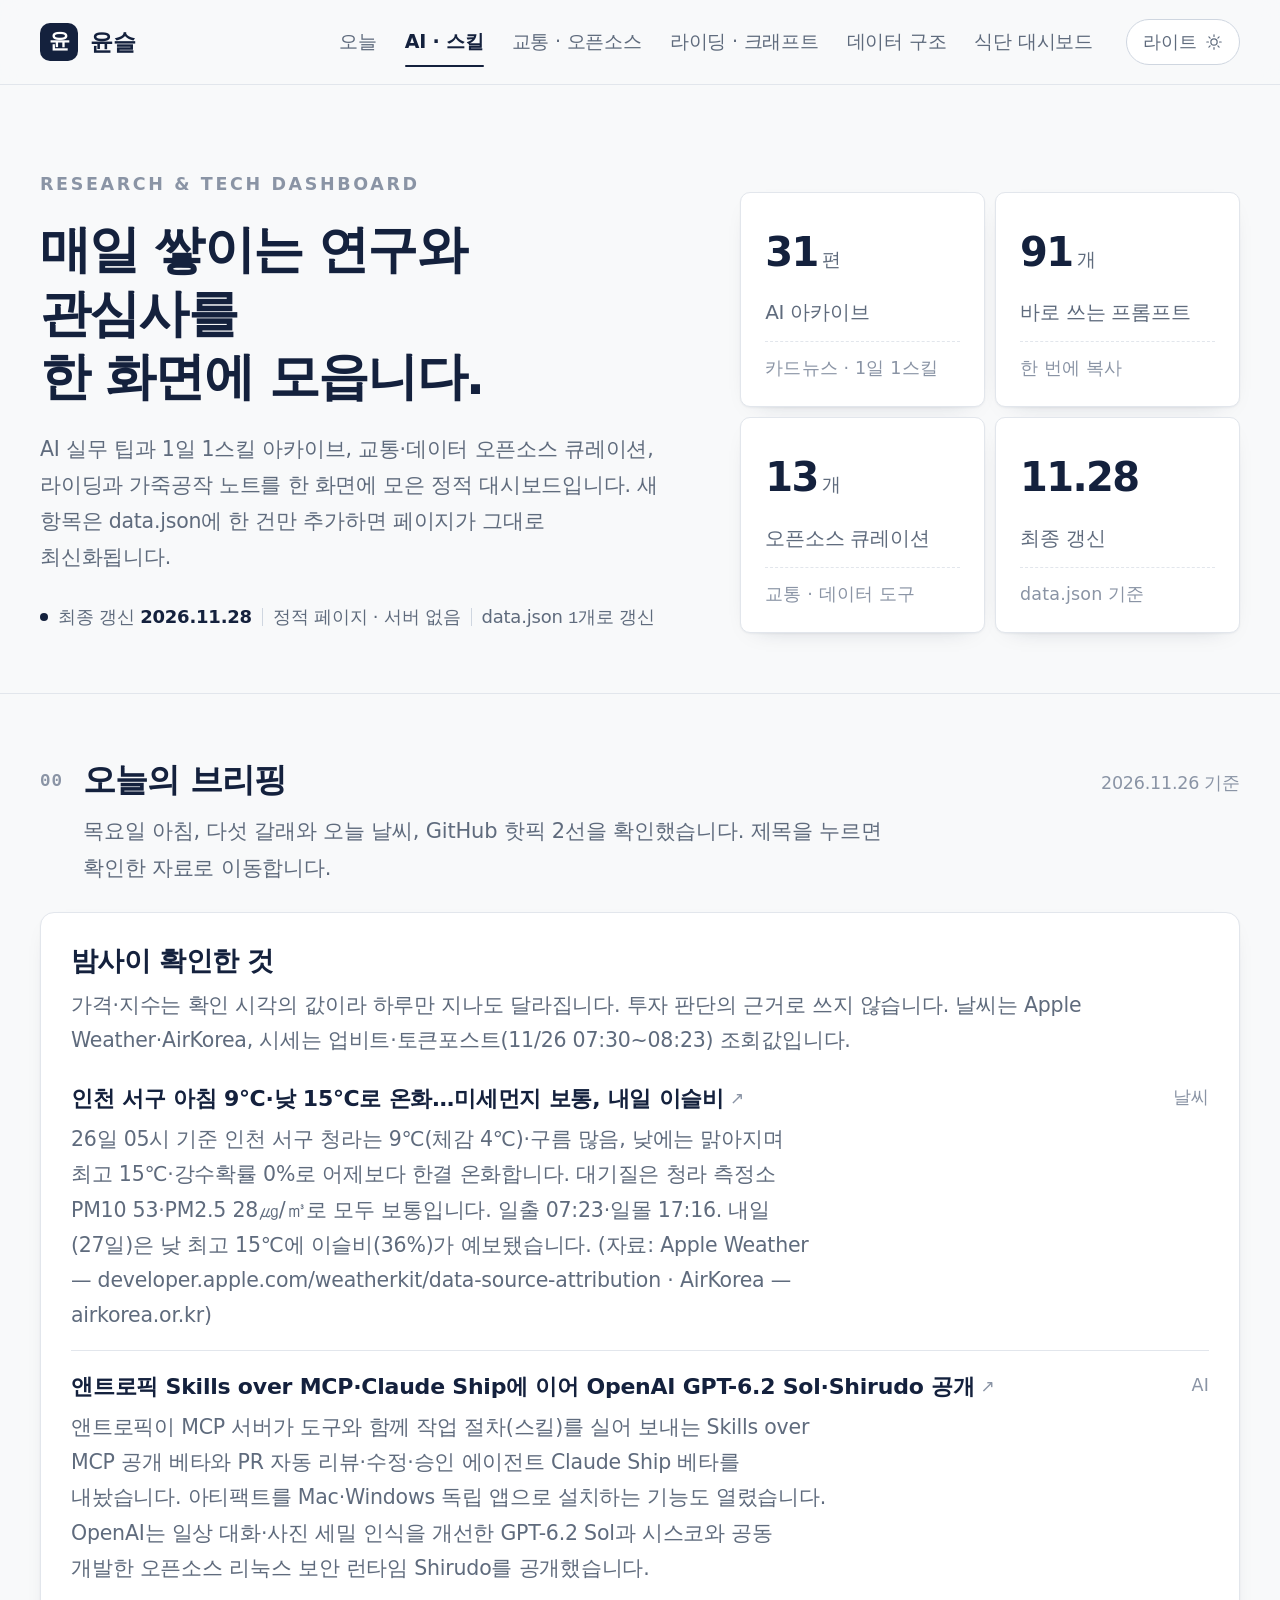
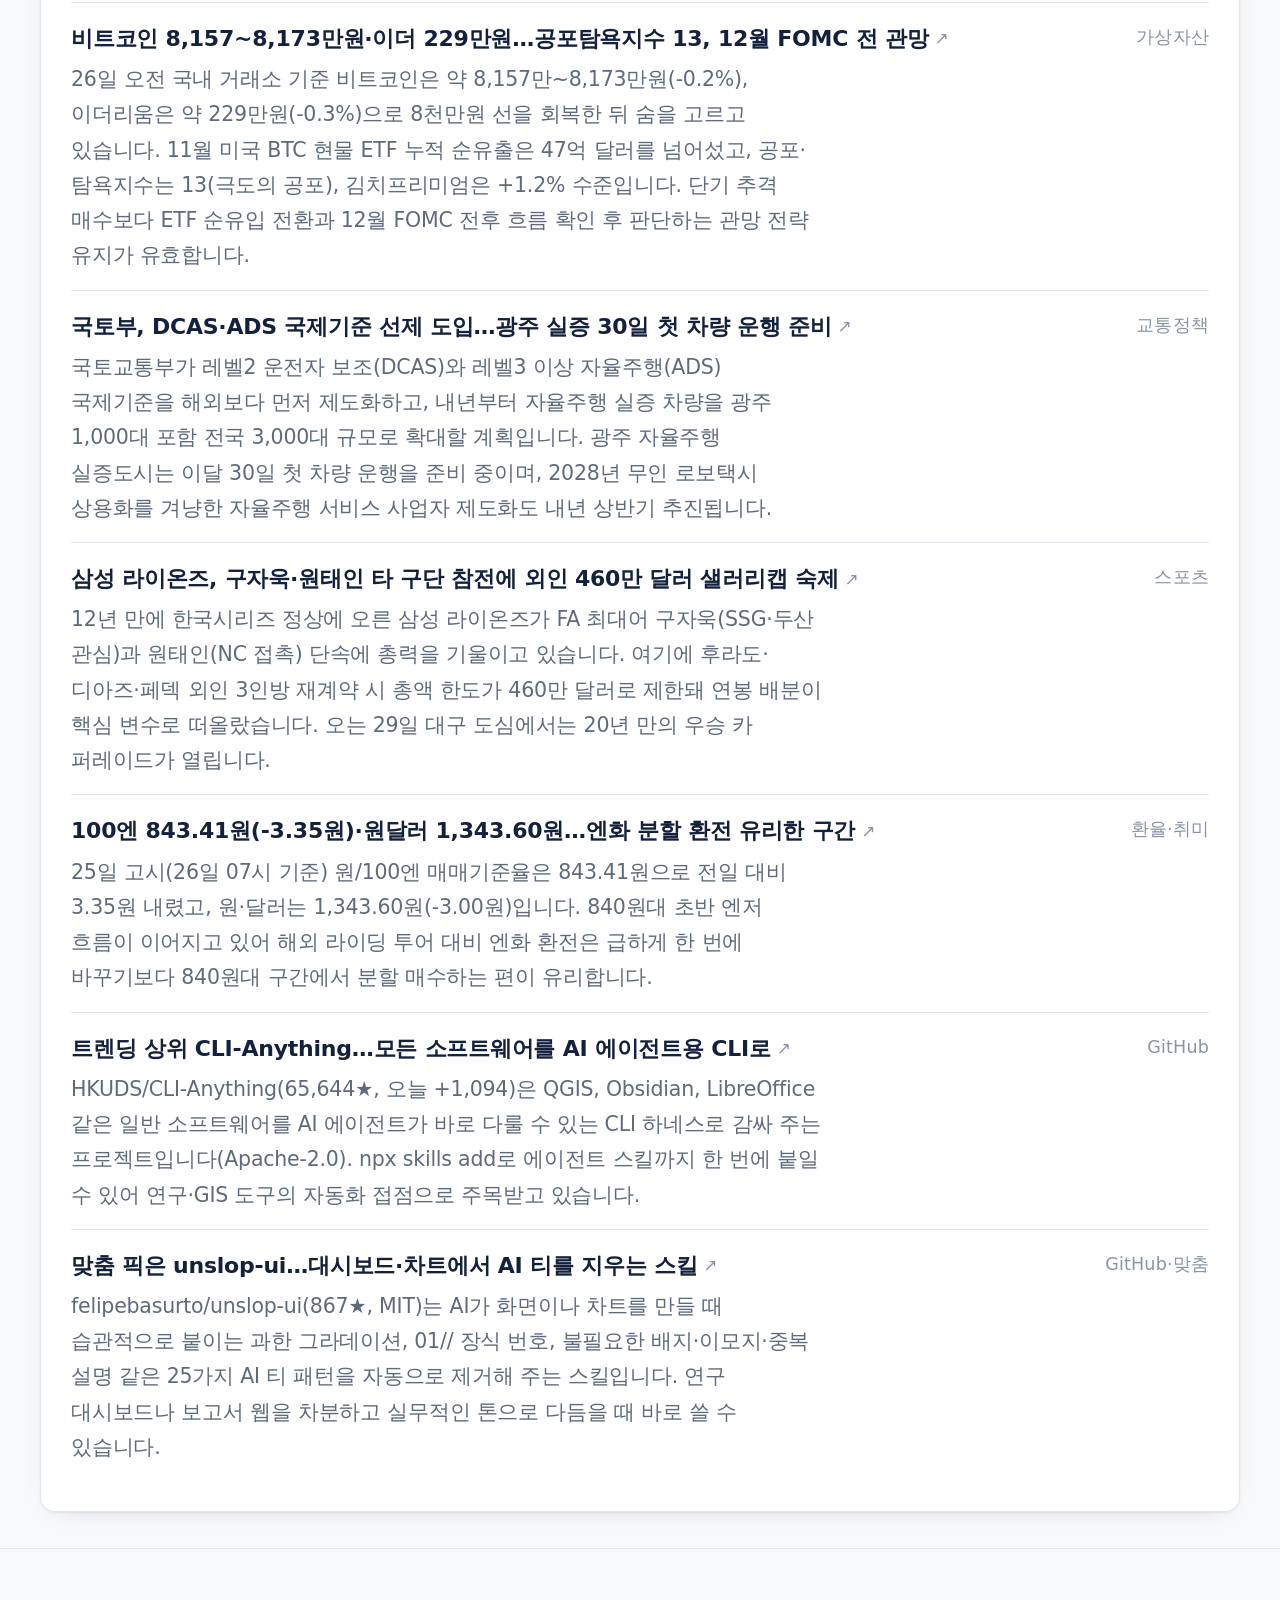
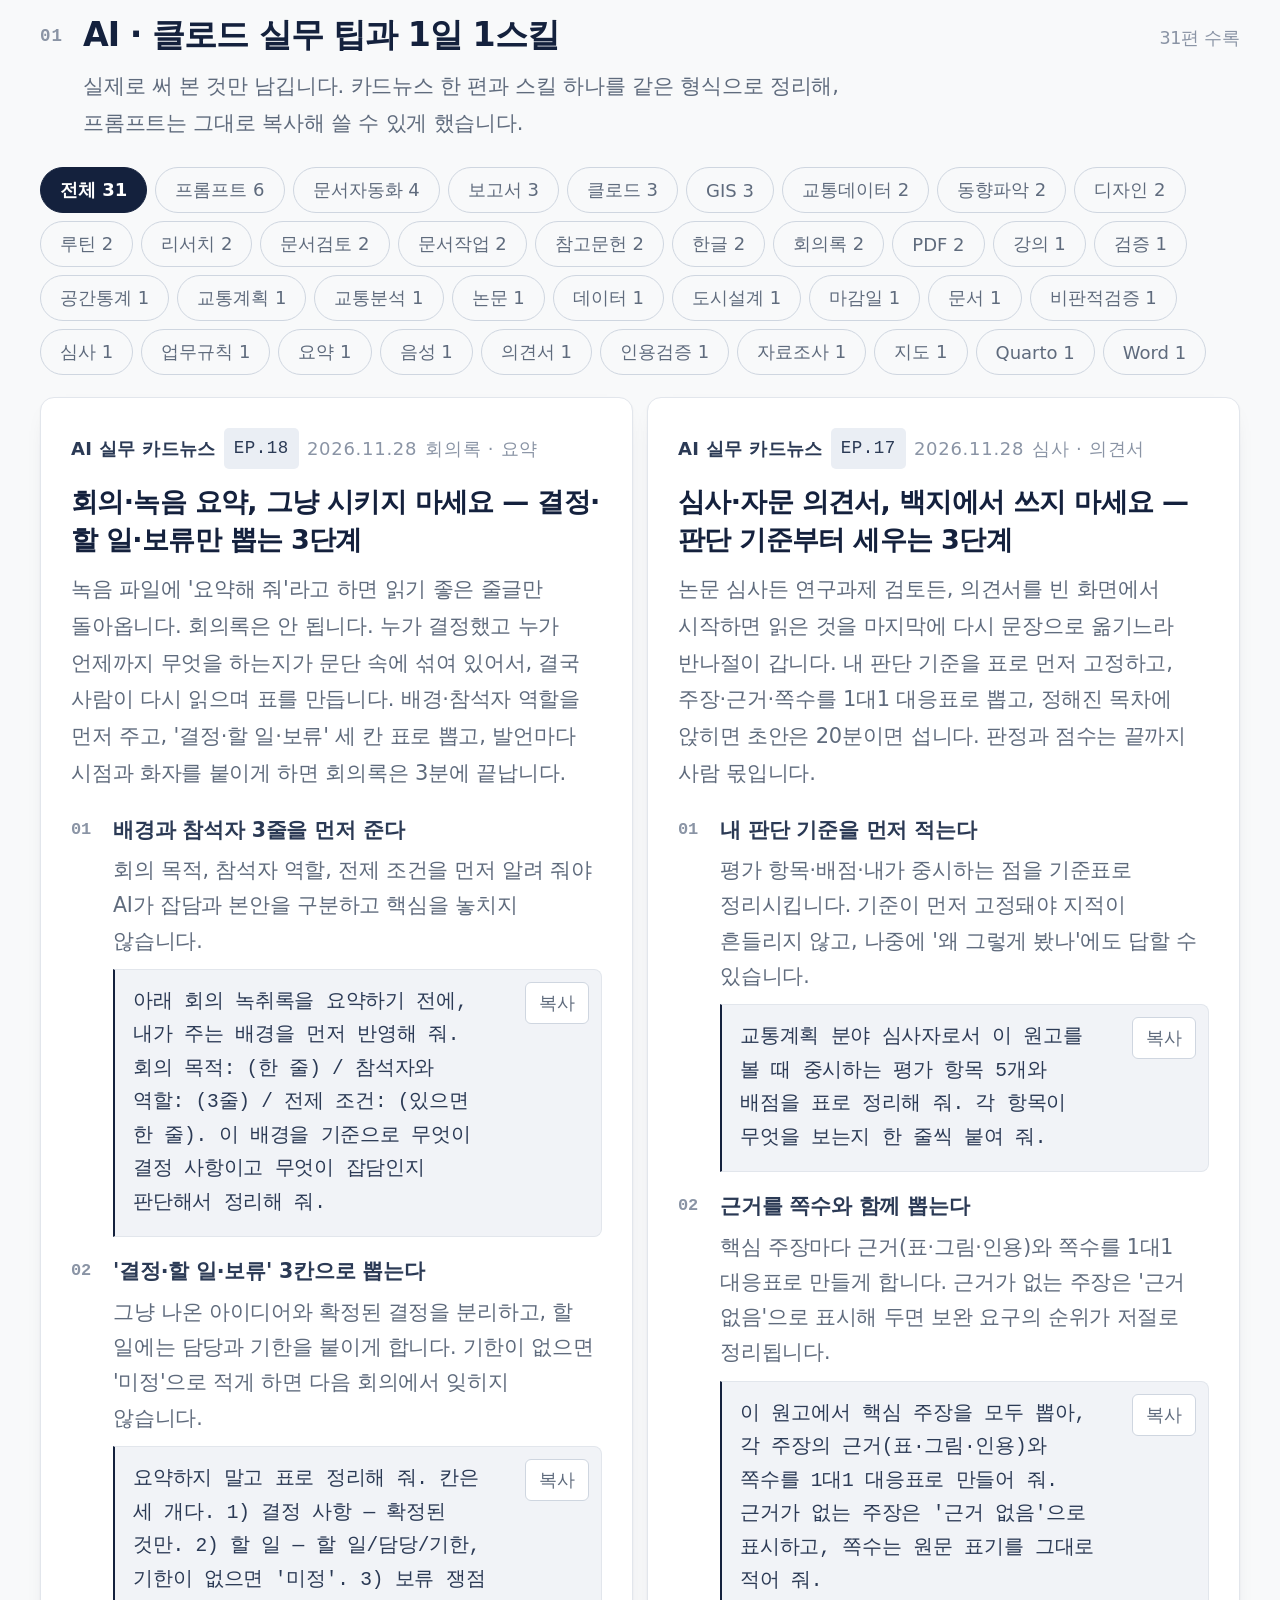
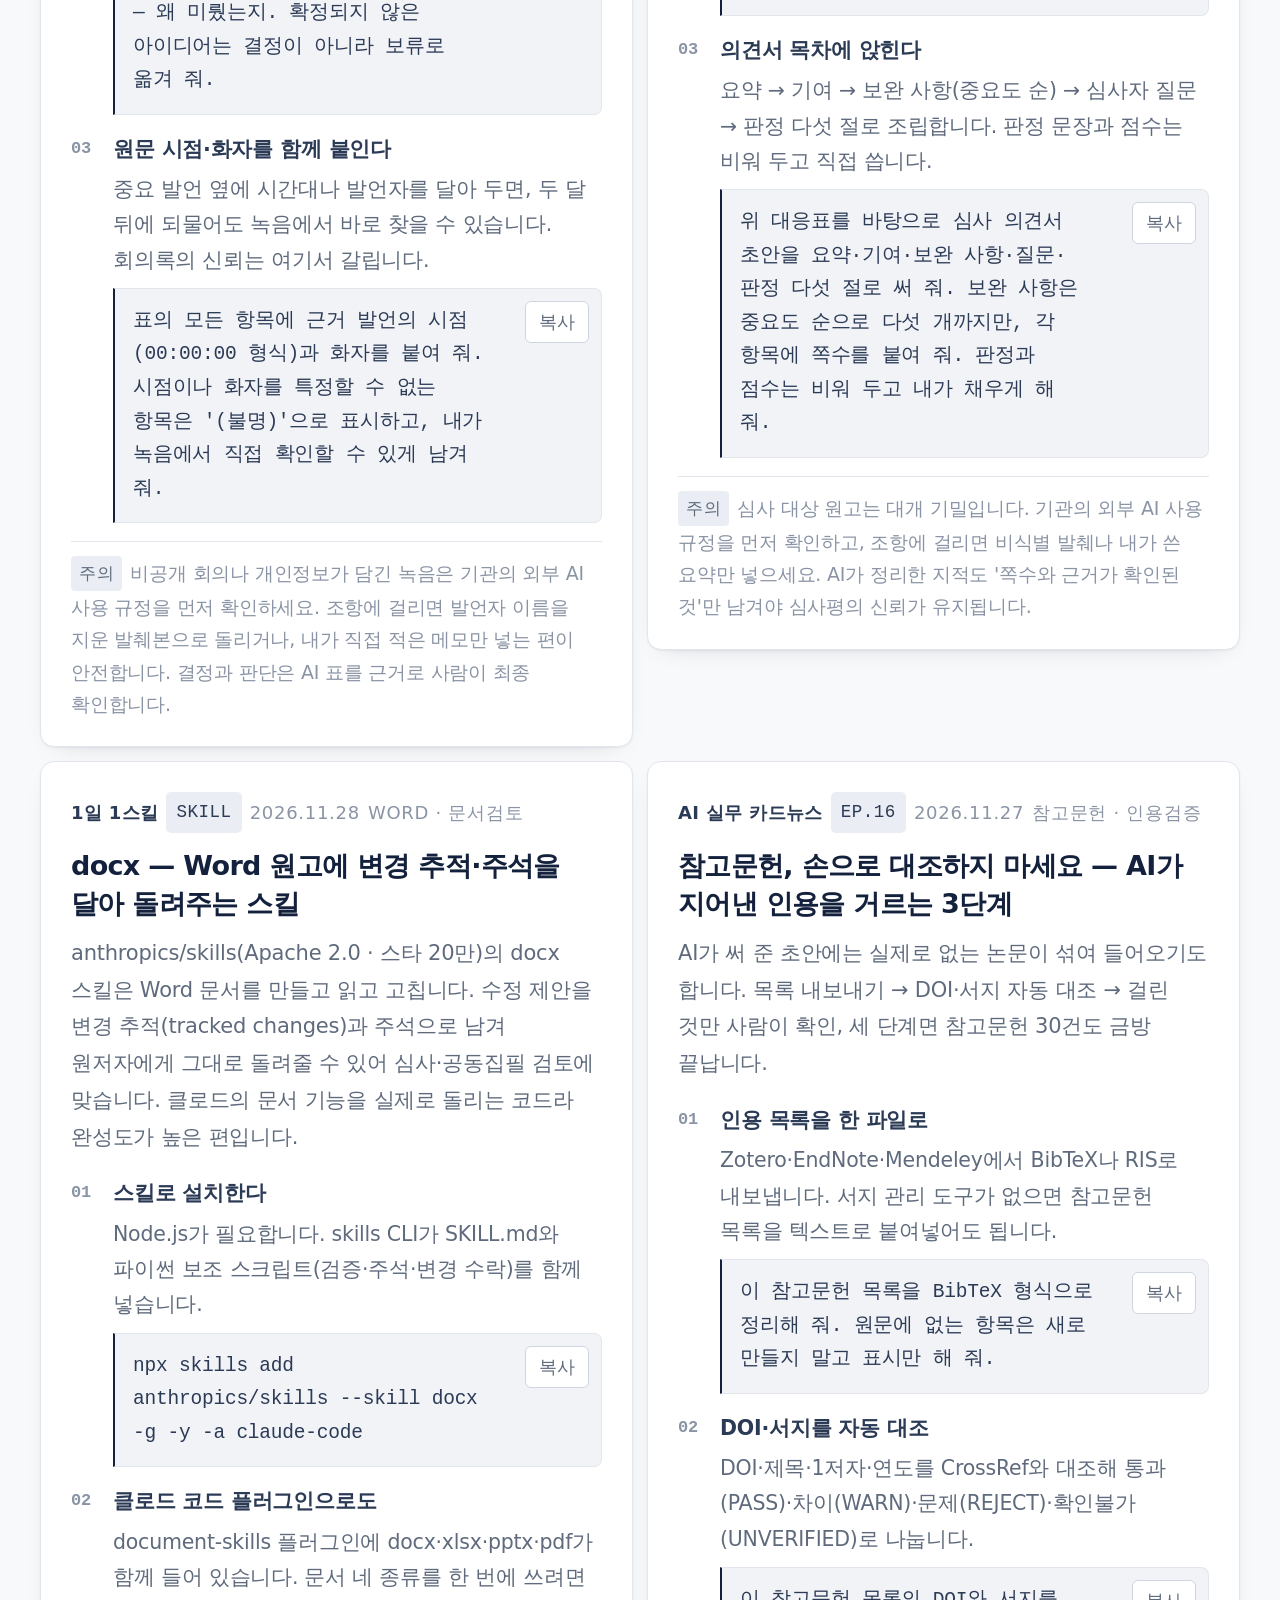
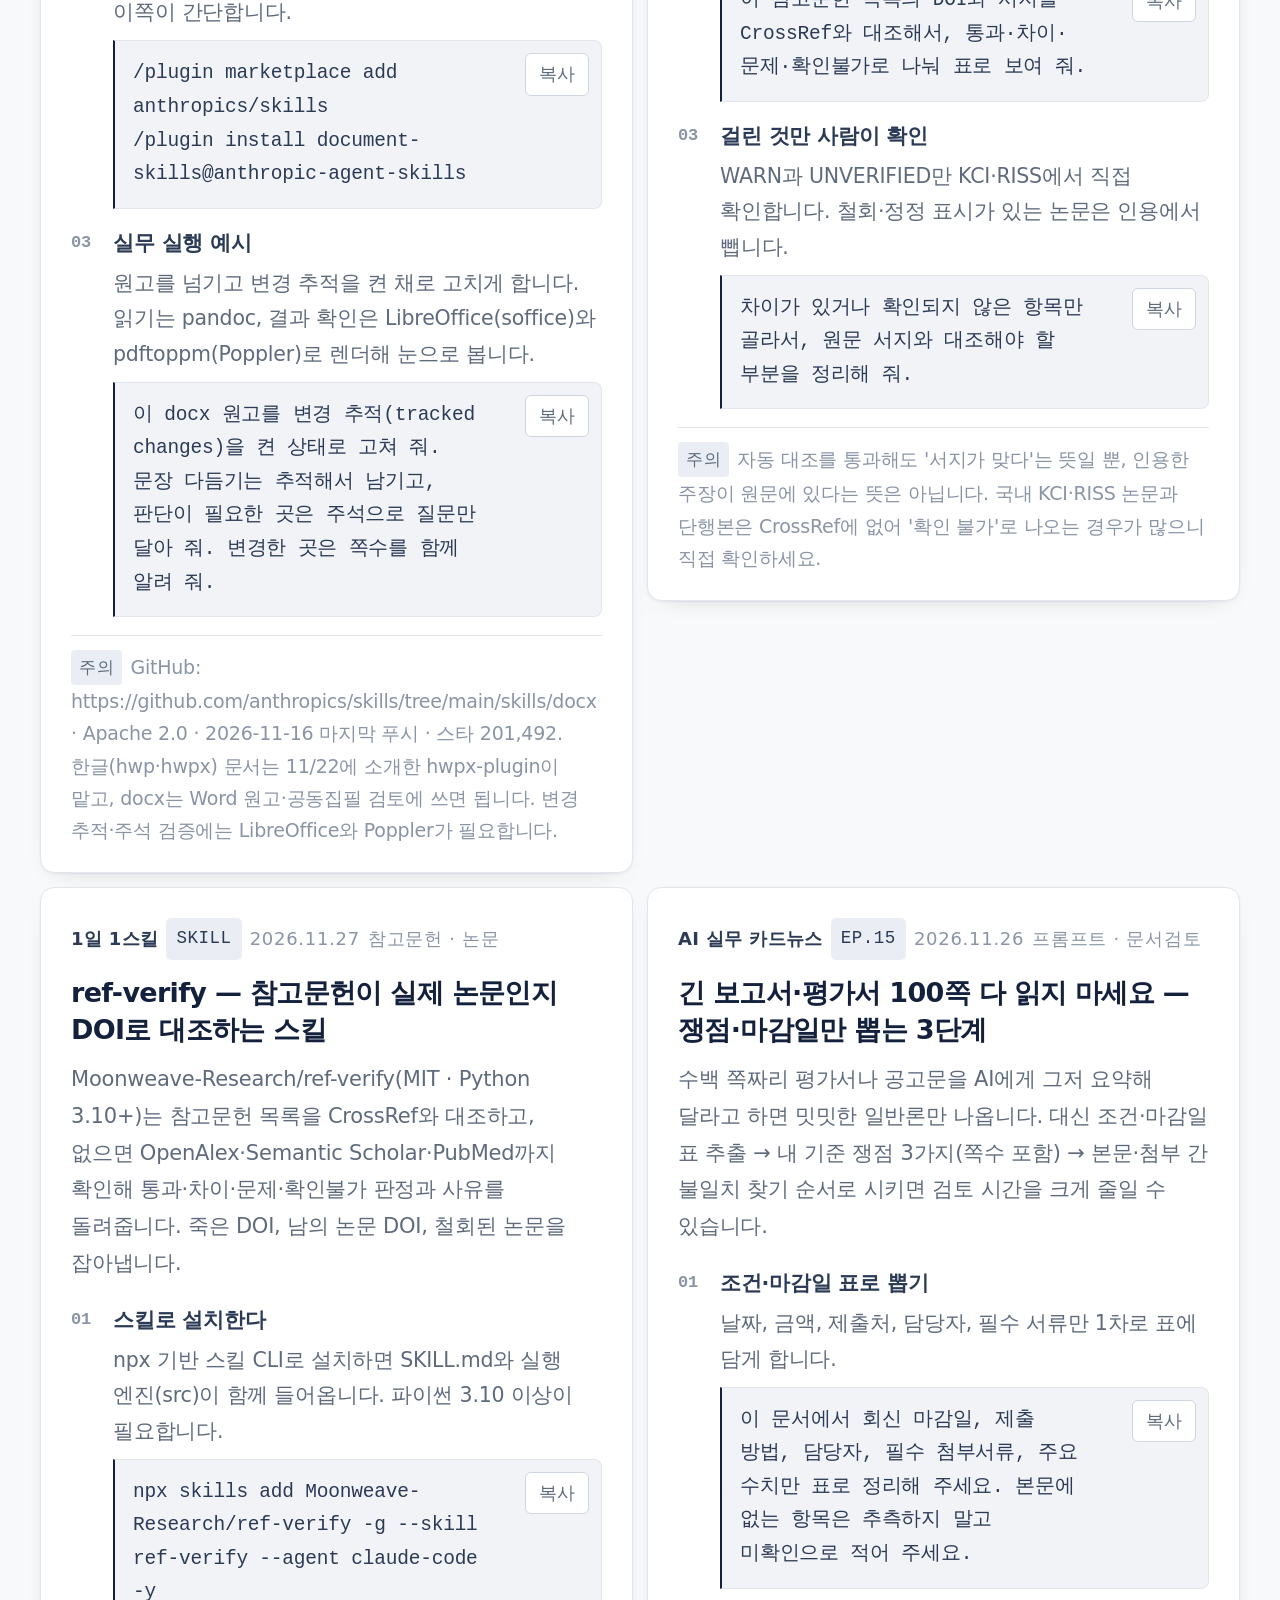
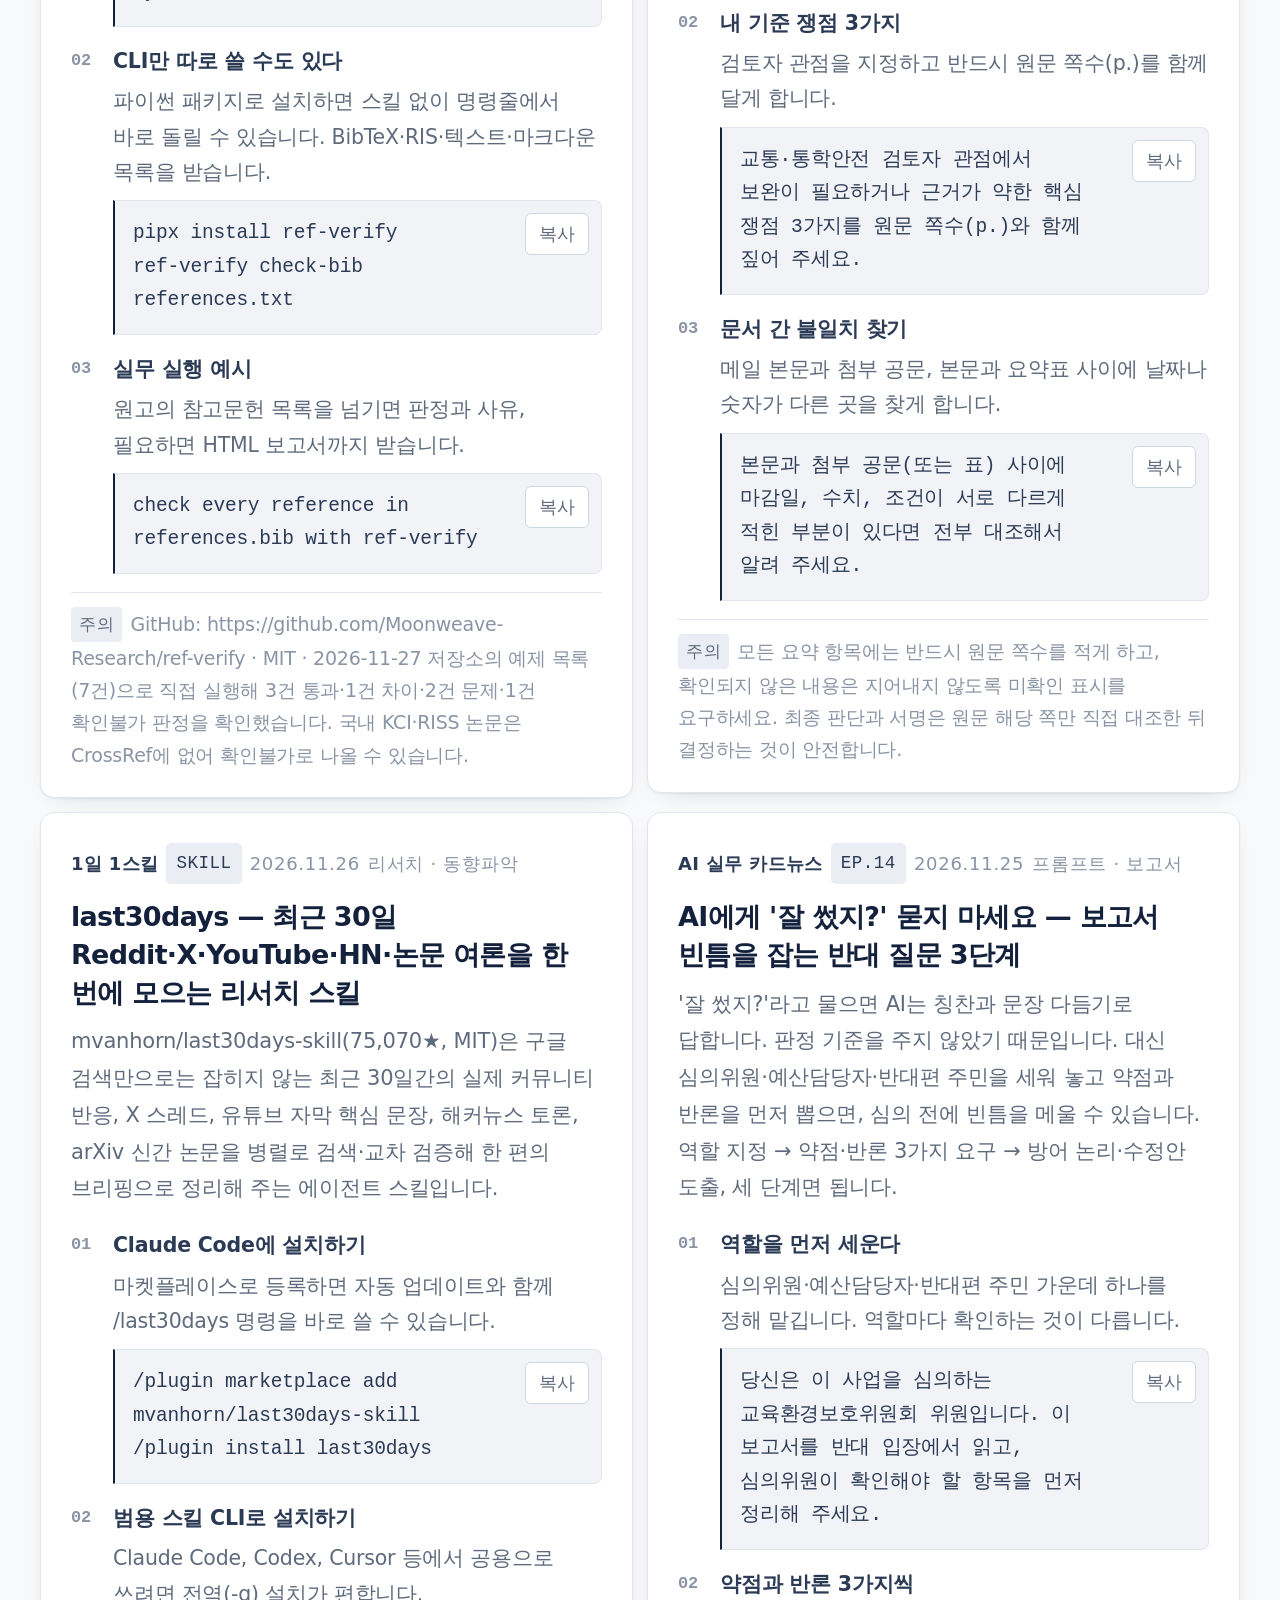
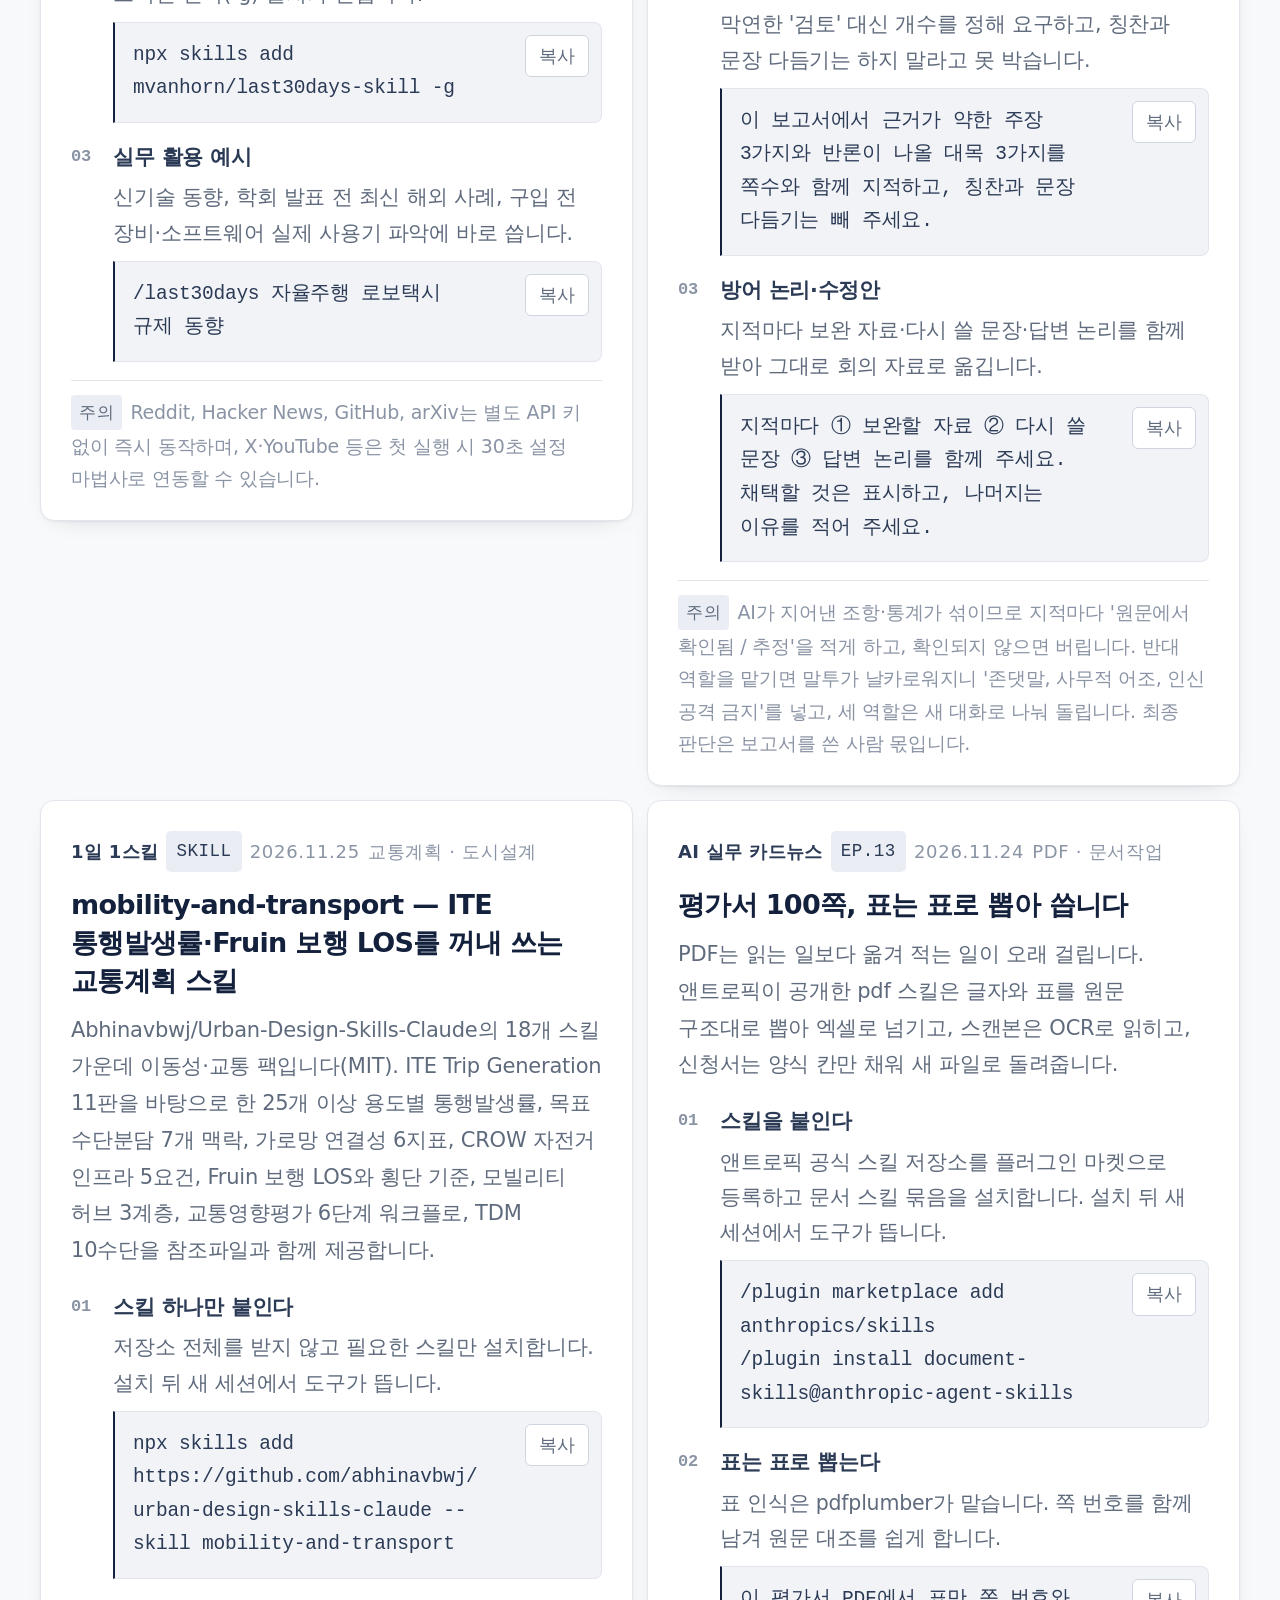
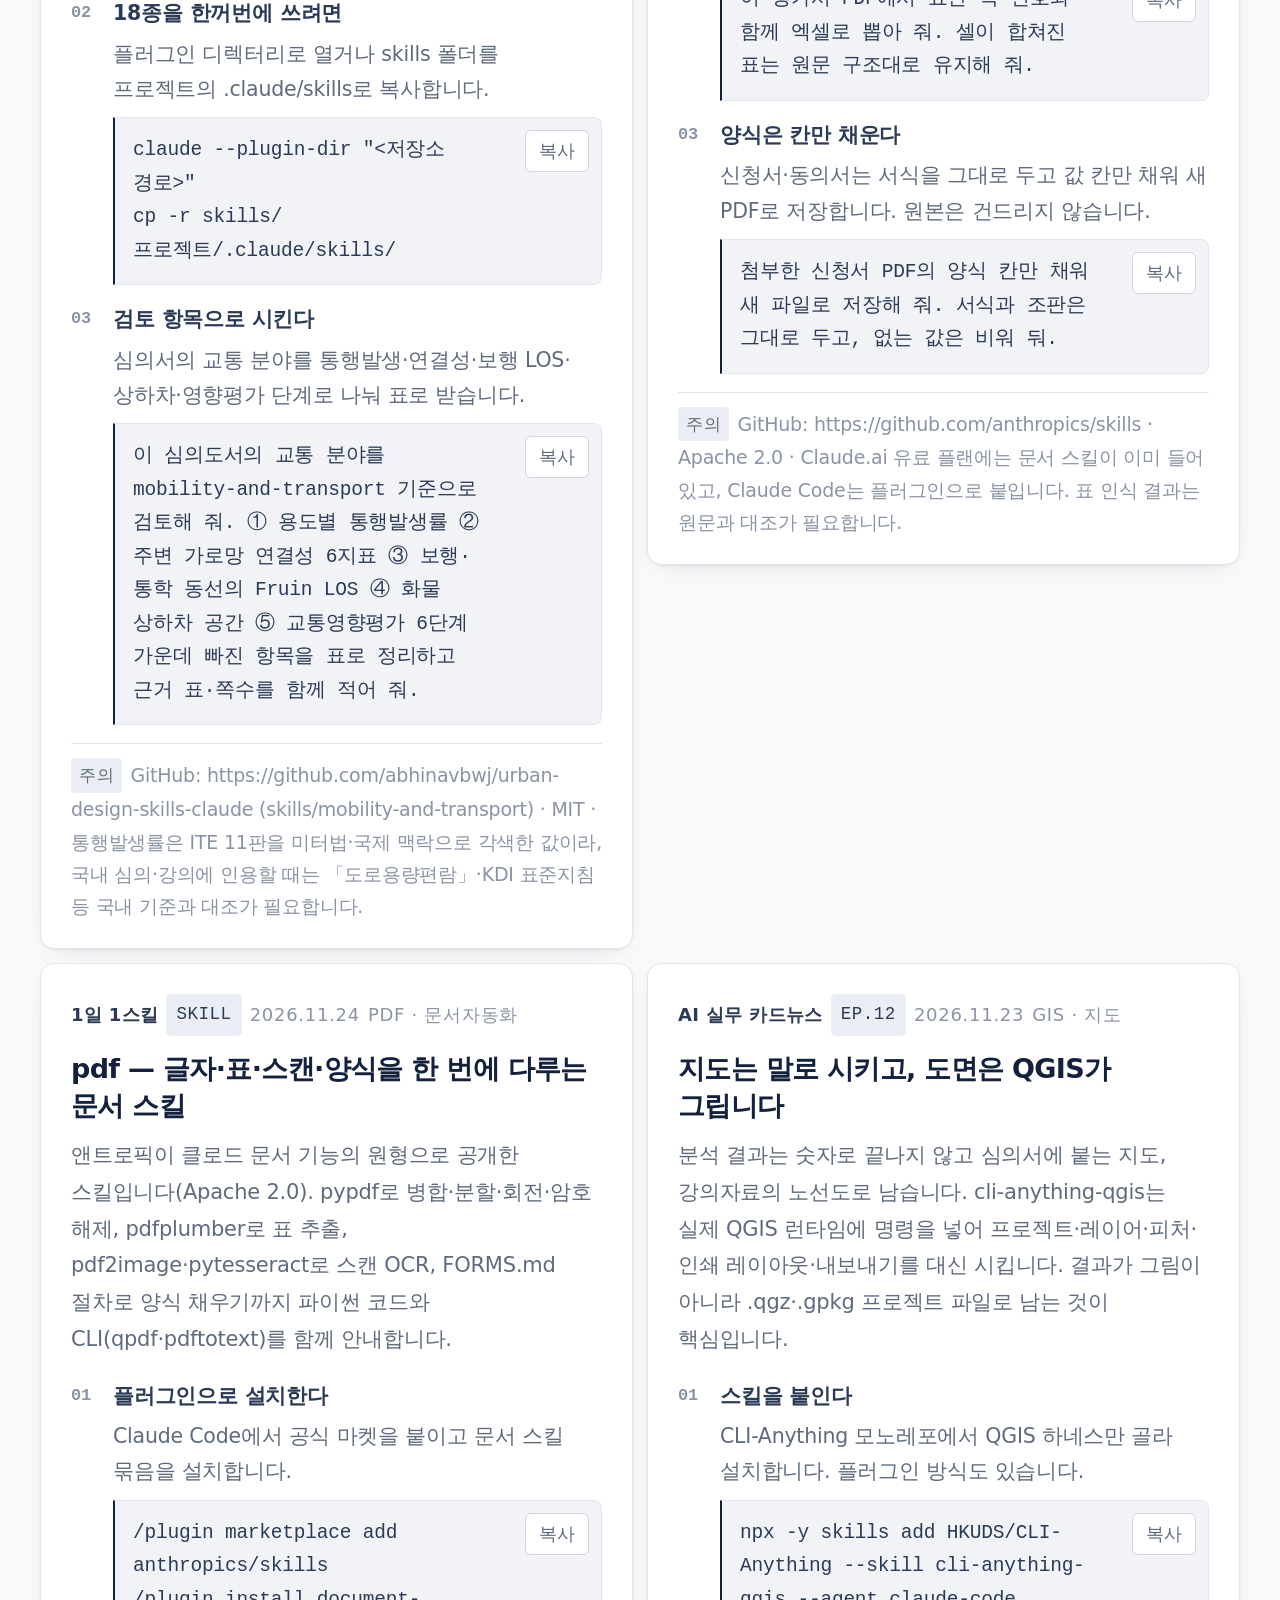
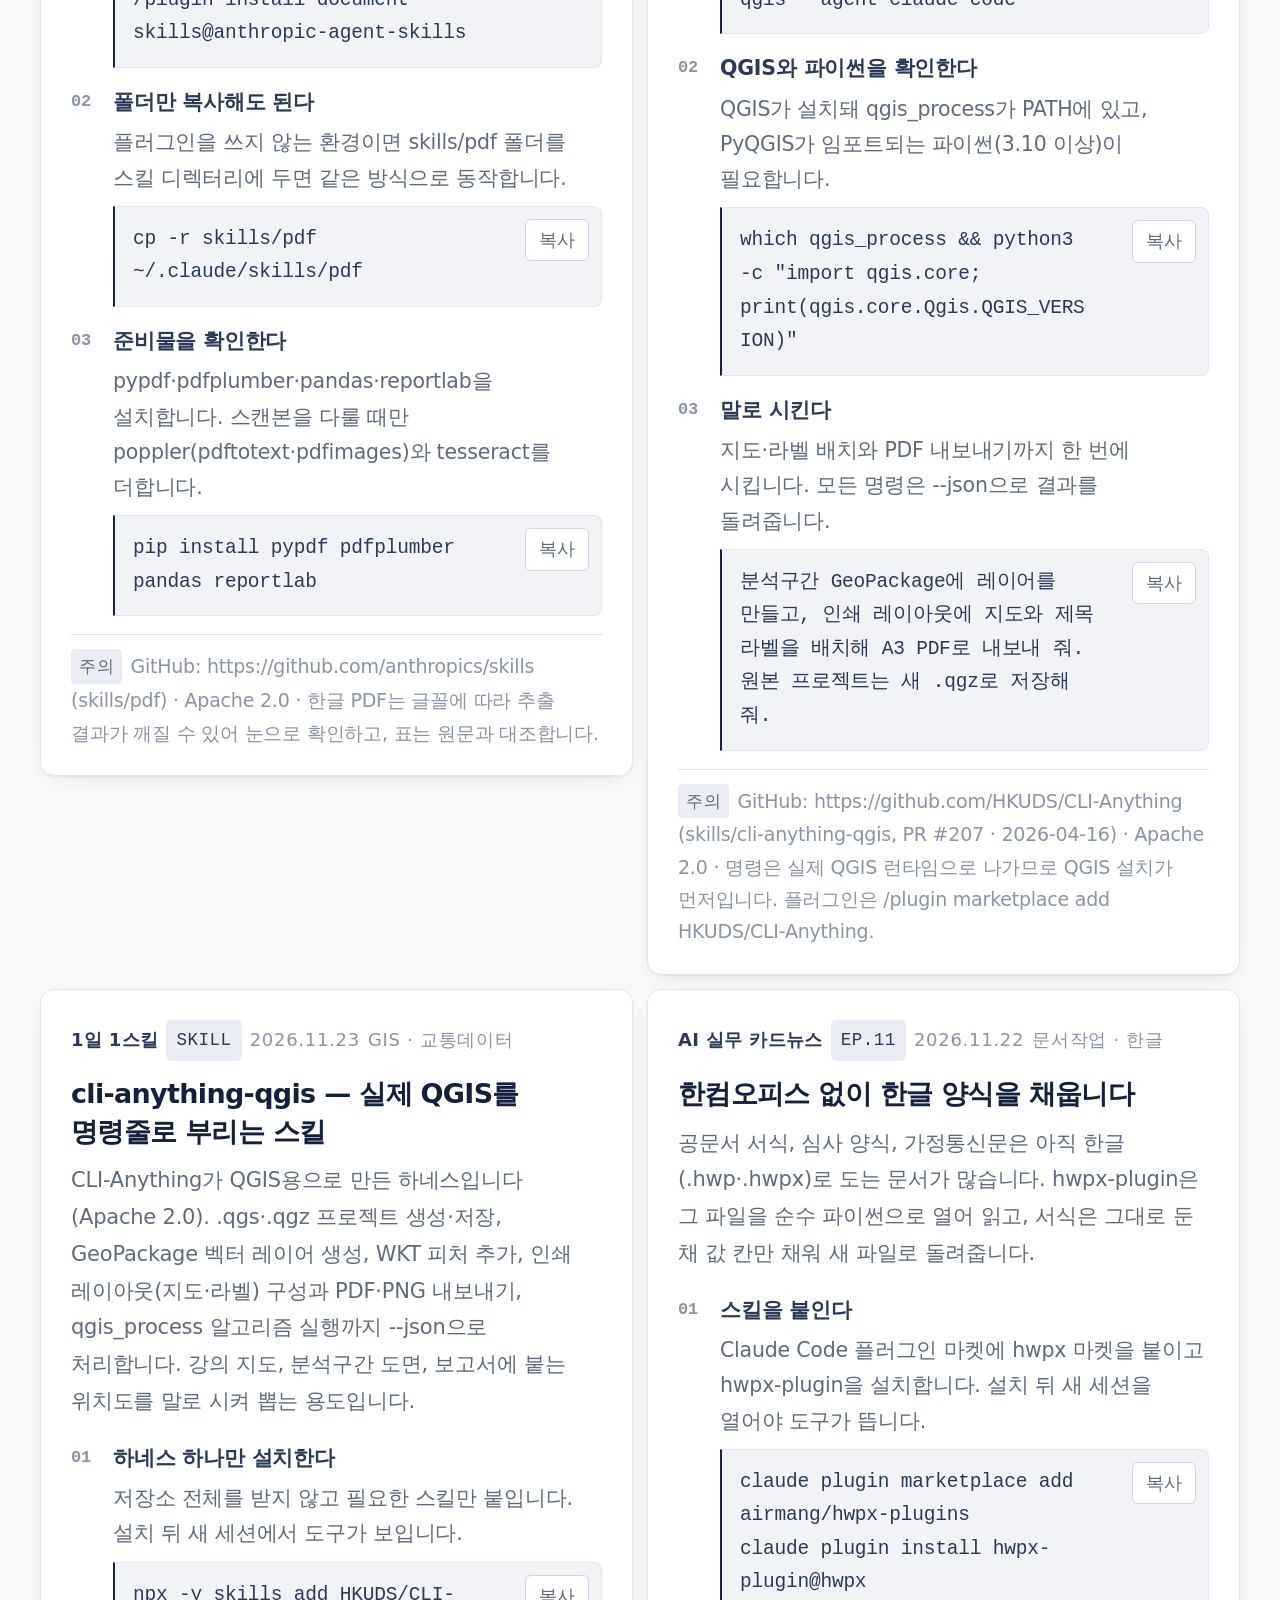
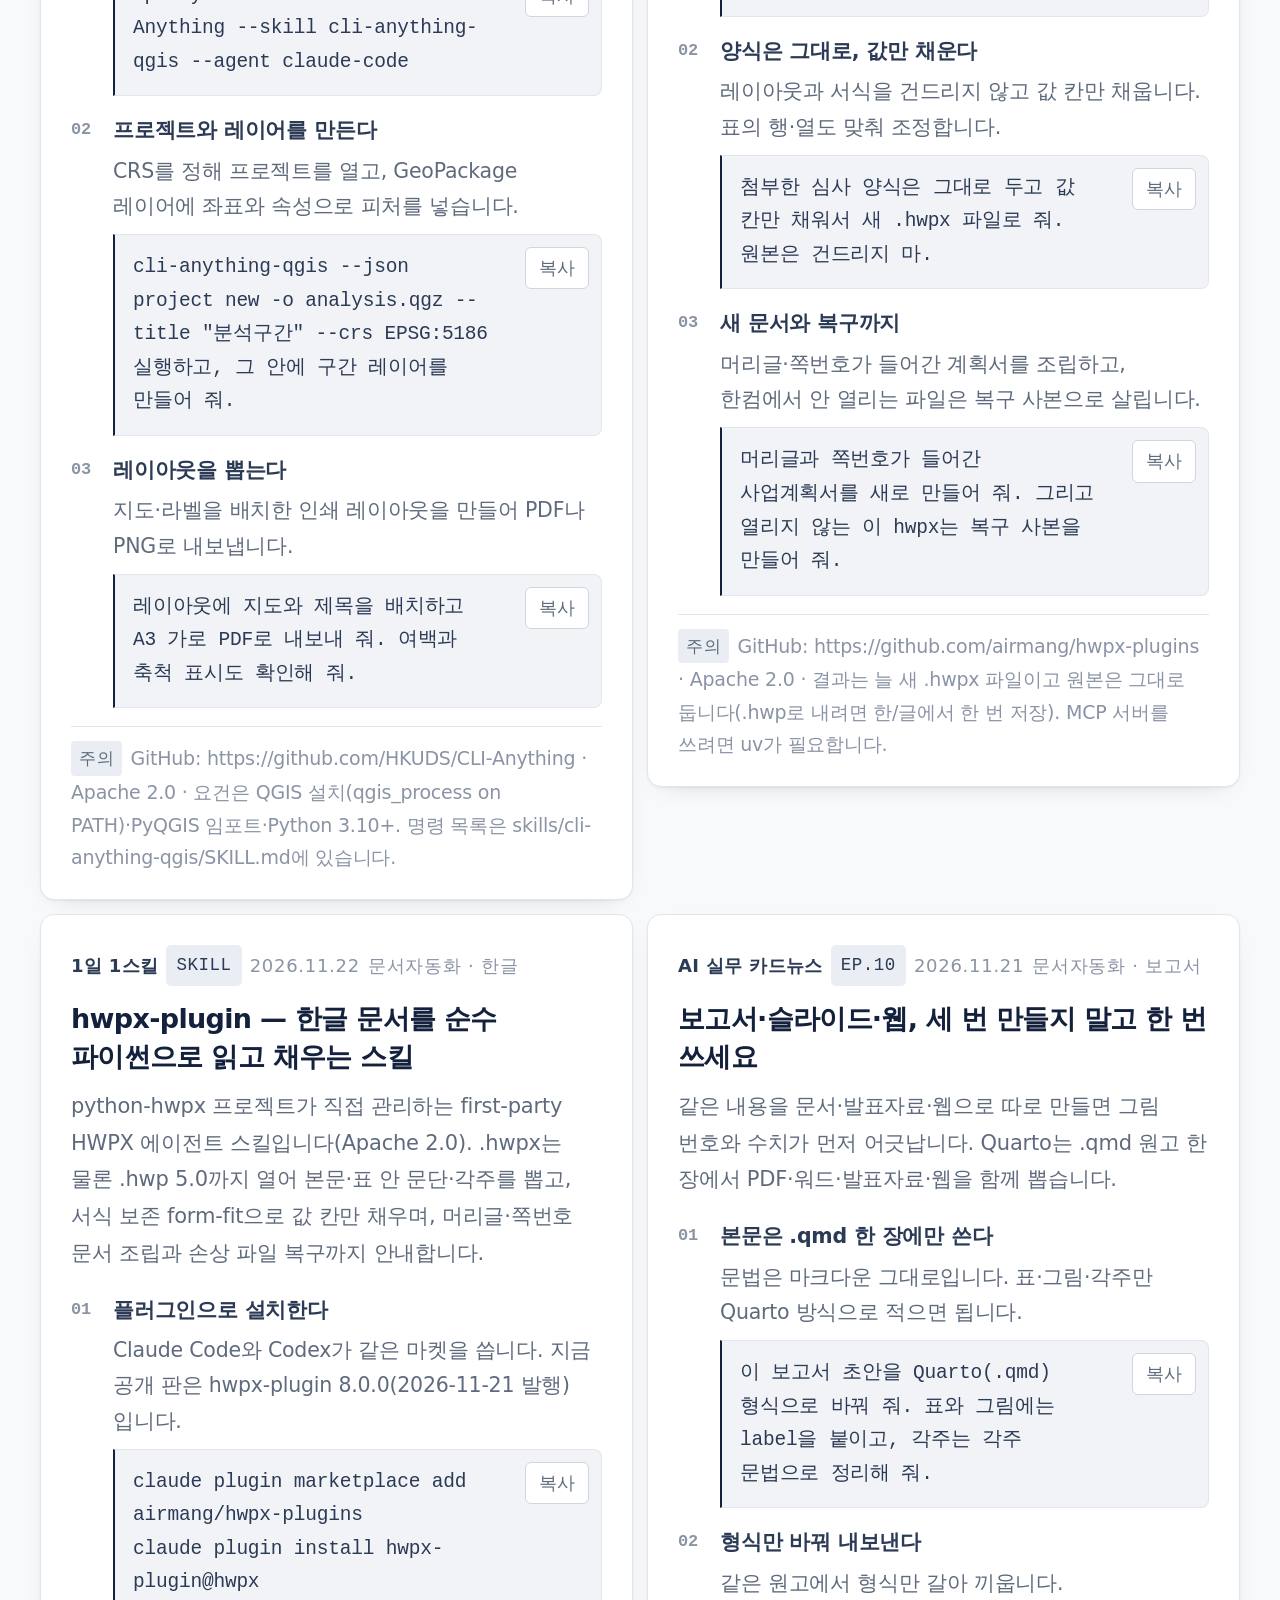
<file: index.html>
<!DOCTYPE html>
<html lang="ko" data-theme="light">
<head>
<meta charset="utf-8">
<meta name="viewport" content="width=device-width, initial-scale=1">
<title>윤슬 · Research &amp; Tech Dashboard</title>
<meta name="description" content="AI 실무 팁과 1일 1스킬 아카이브, 교통·데이터 오픈소스 큐레이션, 라이딩과 가죽공작 노트를 한 화면에 모은 정적 대시보드.">
<meta name="color-scheme" content="light dark">
<meta name="theme-color" content="#F8F9FA" media="(prefers-color-scheme: light)">
<meta name="theme-color" content="#0E1626" media="(prefers-color-scheme: dark)">
<meta property="og:type" content="website">
<meta property="og:title" content="윤슬 · Research &amp; Tech Dashboard">
<meta property="og:description" content="교통계획 연구 · AI 실무 · 라이딩과 크래프트 노트 아카이브">
<link rel="icon" href="data:image/svg+xml,%3Csvg xmlns='http://www.w3.org/2000/svg' viewBox='0 0 64 64'%3E%3Crect width='64' height='64' rx='12' fill='%2314213D'/%3E%3Ctext x='32' y='44' font-family='sans-serif' font-size='34' fill='%23F8F9FA' text-anchor='middle'%3E%EC%9C%A4%3C/text%3E%3C/svg%3E">
<link rel="stylesheet" href="style.css?v=20261122k">
<script src="app.js?v=20261117a" defer></script>
</head>
<body>
<a class="skip" href="#main">본문으로 건너뛰기</a>

<header class="topbar" id="top">
  <div class="wrap topbar__inner">
    <a class="brand" href="#top" aria-label="맨 위로">
      <span class="brand__mark" aria-hidden="true">윤</span>
      <span class="brand__text">
        <strong>윤슬</strong>
        <span>Research &amp; Tech</span>
      </span>
    </a>

    <nav class="nav" aria-label="섹션 이동">
      <a href="#brief">오늘</a>
      <a href="#ai">AI · 스킬</a>
      <a href="#transport">교통 · 오픈소스</a>
      <a href="#hobby">라이딩 · 크래프트</a>
      <a href="#pipeline">데이터 구조</a>
      <a href="diet/">식단 대시보드</a>
    </nav>

    <button class="theme" id="themeToggle" type="button" aria-pressed="false">
      <span class="theme__label" id="themeLabel">라이트</span>
      <svg class="theme__icon theme__icon--sun" width="18" height="18" viewBox="0 0 24 24" fill="none" stroke="currentColor" stroke-width="1.6" stroke-linecap="round" aria-hidden="true">
        <circle cx="12" cy="12" r="4.2"></circle>
        <path d="M12 2.4v2.2M12 19.4v2.2M2.4 12h2.2M19.4 12h2.2M5.2 5.2l1.6 1.6M17.2 17.2l1.6 1.6M18.8 5.2l-1.6 1.6M6.8 17.2l-1.6 1.6"></path>
      </svg>
      <svg class="theme__icon theme__icon--moon" width="18" height="18" viewBox="0 0 24 24" fill="none" stroke="currentColor" stroke-width="1.6" stroke-linecap="round" stroke-linejoin="round" aria-hidden="true">
        <path d="M20 14.2A8.2 8.2 0 0 1 9.8 4a8.2 8.2 0 1 0 10.2 10.2Z"></path>
      </svg>
    </button>
  </div>
</header>

<main id="main">

  <section class="hero wrap" aria-labelledby="heroTitle">
    <div class="hero__text">
      <p class="eyebrow">Research &amp; Tech Dashboard</p>
      <h1 id="heroTitle">매일 쌓이는 연구와 관심사를<br>한 화면에 모읍니다.</h1>
      <p class="lead" id="siteDesc">AI 실무 팁과 스킬, 교통 오픈소스, 라이딩과 가죽공작 노트를 모은 정적 대시보드입니다.</p>
      <div class="hero__meta">
        <span class="pulse" aria-hidden="true"></span>
        <span>최종 갱신 <b id="updated">—</b></span>
        <span class="sep" aria-hidden="true"></span>
        <span>정적 페이지 · 서버 없음</span>
        <span class="sep" aria-hidden="true"></span>
        <span>data.json <span class="mono">1</span>개로 갱신</span>
      </div>
    </div>

    <div class="stats" id="stats" aria-label="아카이브 요약">
      <div class="stat stat--skeleton"></div>
      <div class="stat stat--skeleton"></div>
      <div class="stat stat--skeleton"></div>
      <div class="stat stat--skeleton"></div>
    </div>
  </section>

  <section class="section wrap" id="brief" aria-labelledby="briefTitle">
    <div class="sec-head">
      <p class="sec-num" aria-hidden="true">00</p>
      <div class="sec-head__body">
        <h2 id="briefTitle">오늘의 브리핑</h2>
        <p class="sec-lead" id="briefLead">매일 아침 확인한 다섯 갈래와 오늘의 GitHub 흐름입니다.</p>
      </div>
      <p class="sec-count" id="briefDate"></p>
    </div>

    <div class="panel">
      <div class="panel__head">
        <h3>밤사이 확인한 것</h3>
        <p id="briefNote">수치는 확인 시각 기준입니다. 하루가 지나면 달라집니다.</p>
      </div>
      <ul class="toollist" id="briefList"></ul>
    </div>
  </section>

  <section class="section wrap" id="ai" aria-labelledby="aiTitle">
    <div class="sec-head">
      <p class="sec-num" aria-hidden="true">01</p>
      <div class="sec-head__body">
        <h2 id="aiTitle">AI · 클로드 실무 팁과 1일 1스킬</h2>
        <p class="sec-lead" id="aiLead">실제로 써 본 것만 남깁니다.</p>
      </div>
      <p class="sec-count" id="aiCount" aria-live="polite"></p>
    </div>

    <div class="chips" id="aiChips" role="group" aria-label="AI 아카이브 필터">
      <button class="chip is-active" type="button" data-filter="all" aria-pressed="true">전체</button>
    </div>

    <div class="cards" id="aiList"></div>
  </section>

  <section class="section wrap" id="transport" aria-labelledby="transportTitle">
    <div class="sec-head">
      <p class="sec-num" aria-hidden="true">02</p>
      <div class="sec-head__body">
        <h2 id="transportTitle">교통공학 · 오픈소스 큐레이션</h2>
        <p class="sec-lead" id="transportLead">연구와 강의에서 실제로 손이 가는 도구만 모았습니다.</p>
      </div>
    </div>

    <div class="featured" id="featured"></div>

    <div class="split">
      <div class="panel">
        <div class="panel__head">
          <h3>연구자용 도구 목록</h3>
          <p>분석·시뮬레이션·데이터 표준을 한 줄씩 정리했습니다.</p>
        </div>
        <ul class="toollist" id="tools"></ul>
      </div>

      <aside class="panel panel--course" id="course" aria-labelledby="courseTitle"></aside>
    </div>
  </section>

  <section class="section wrap" id="hobby" aria-labelledby="hobbyTitle">
    <div class="sec-head">
      <p class="sec-num" aria-hidden="true">03</p>
      <div class="sec-head__body">
        <h2 id="hobbyTitle">라이딩 &amp; 크래프트 노트</h2>
        <p class="sec-lead" id="hobbyLead">자전거와 가죽. 매번 다시 찾게 되는 기준만 적어 두었습니다.</p>
      </div>
    </div>

    <div class="hobby">
      <article class="panel panel--ride" id="riding" aria-labelledby="ridingTitle"></article>
      <div class="hobby__side">
        <article class="panel panel--craft" id="craft" aria-labelledby="craftTitle"></article>
        <article class="panel panel--brompton" id="brompton" aria-labelledby="bromptonTitle"></article>
      </div>
    </div>
  </section>

  <section class="section wrap" id="pipeline" aria-labelledby="pipelineTitle">
    <div class="sec-head">
      <p class="sec-num" aria-hidden="true">04</p>
      <div class="sec-head__body">
        <h2 id="pipelineTitle">아침 브리핑 연동 구조</h2>
        <p class="sec-lead" id="pipelineLead">빌드 도구도 서버도 쓰지 않습니다. 정적 HTML이 data.json을 읽어 그립니다.</p>
      </div>
    </div>

    <div class="flow" id="flow"></div>

    <div class="split split--wide">
      <div class="panel">
        <div class="panel__head">
          <h3>data.json 필드</h3>
          <p>항목을 추가할 때 확인하는 키만 추렸습니다.</p>
        </div>
        <div class="tablewrap">
          <table class="fields">
            <caption class="sr-only">data.json 주요 필드 설명</caption>
            <thead>
              <tr><th scope="col">키</th><th scope="col">형식</th><th scope="col">설명</th></tr>
            </thead>
            <tbody id="fieldRows"></tbody>
          </table>
        </div>
      </div>

      <div class="panel panel--code">
        <div class="panel__head panel__head--row">
          <div>
            <h3>새 항목 한 건</h3>
            <p>배열 맨 앞에 붙이고 <span class="mono">site.updated</span>를 고칩니다.</p>
          </div>
          <button class="copy" type="button" data-copy-target="snippet" aria-label="예시 JSON 복사">복사</button>
        </div>
        <pre class="code"><code id="snippet"></code></pre>
      </div>
    </div>

    <p class="privacy" id="privacyNote"></p>
  </section>

</main>

<footer class="footer">
  <div class="wrap footer__inner">
    <p><strong>윤슬 · Research &amp; Tech Dashboard</strong><br>
    <span class="muted">정적 페이지 · GitHub Pages · 공개 가능한 정보만 수록</span></p>
    <p class="muted footer__meta">
      <span>갱신 <span id="footerUpdated">—</span></span>
      <a id="repoLink" href="https://github.com/sheokchongsoo-bot/yoonseul-research-dashboard" rel="noopener">저장소</a>
    </p>
  </div>
</footer>

<noscript>
  <p class="noscript">이 페이지는 data.json을 읽어 내용을 그립니다. JavaScript를 켜면 아카이브가 표시됩니다.</p>
</noscript>
</body>
</html>
</file>
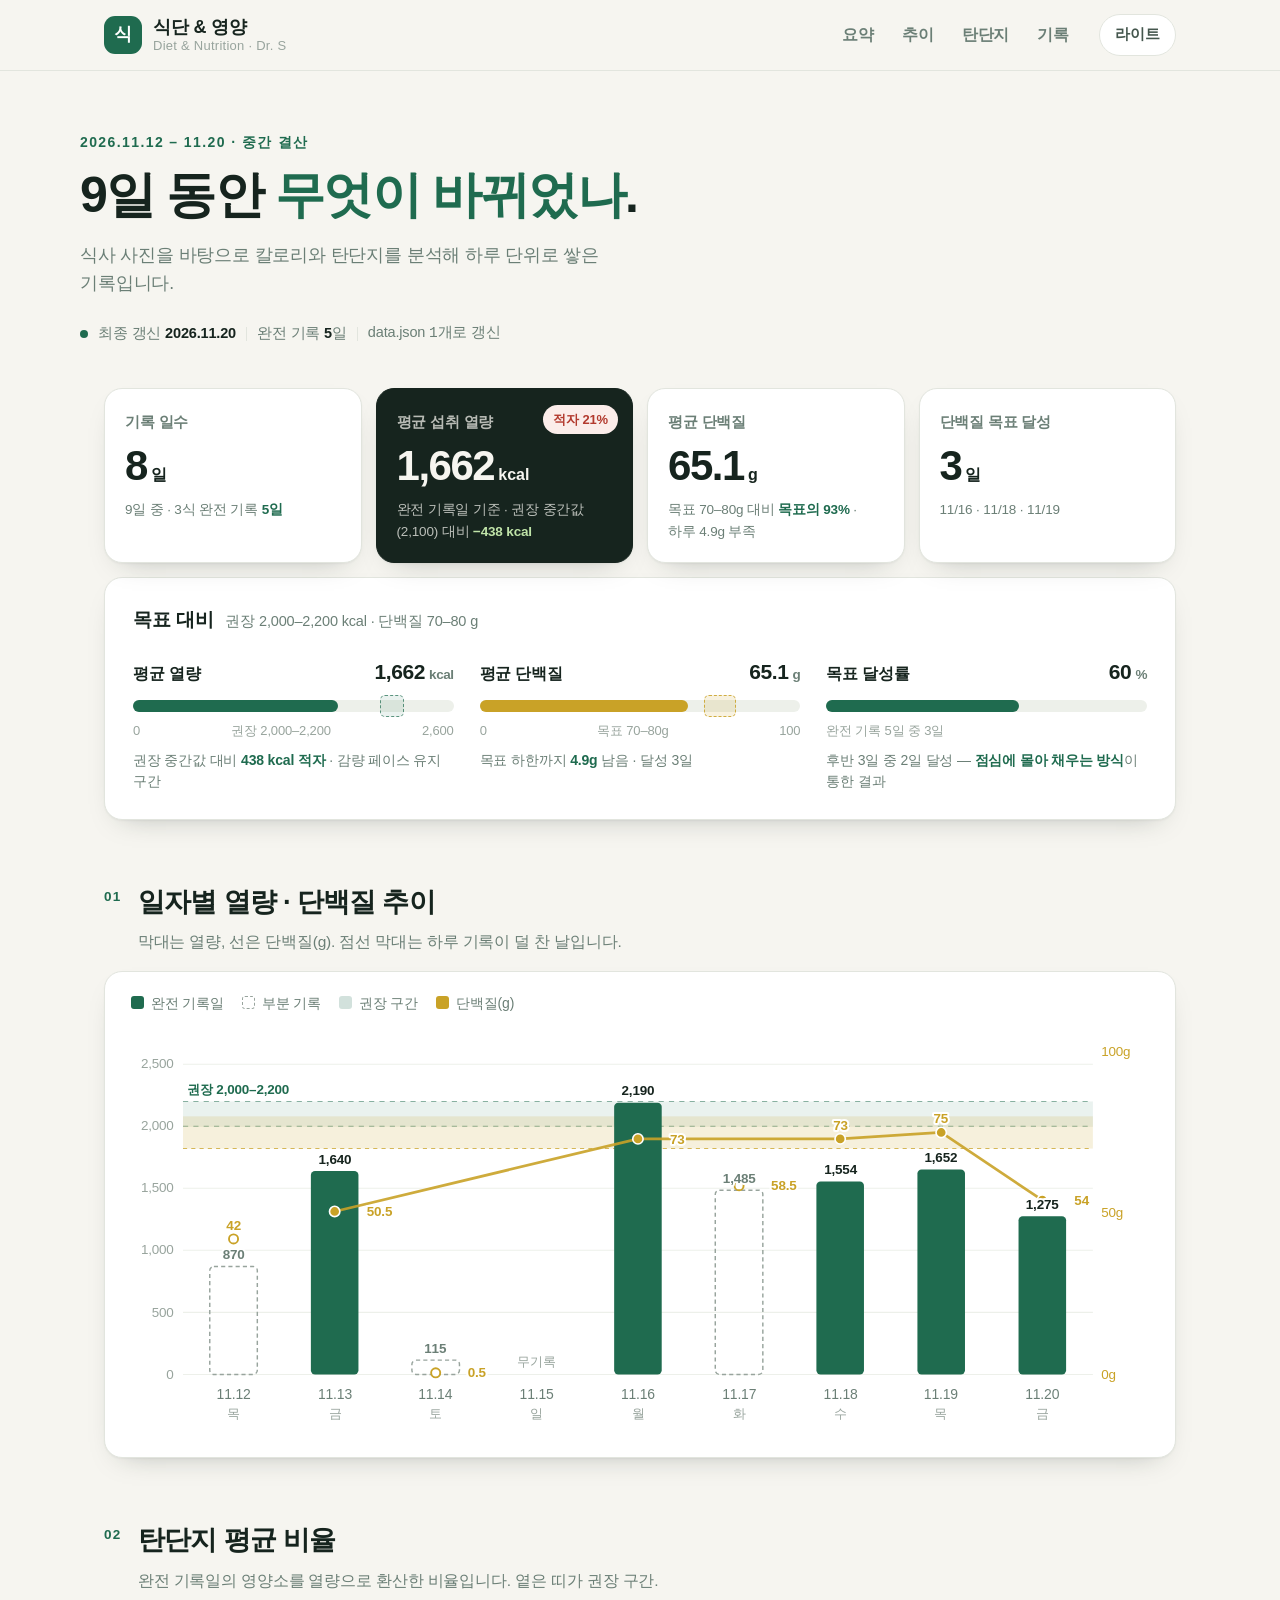
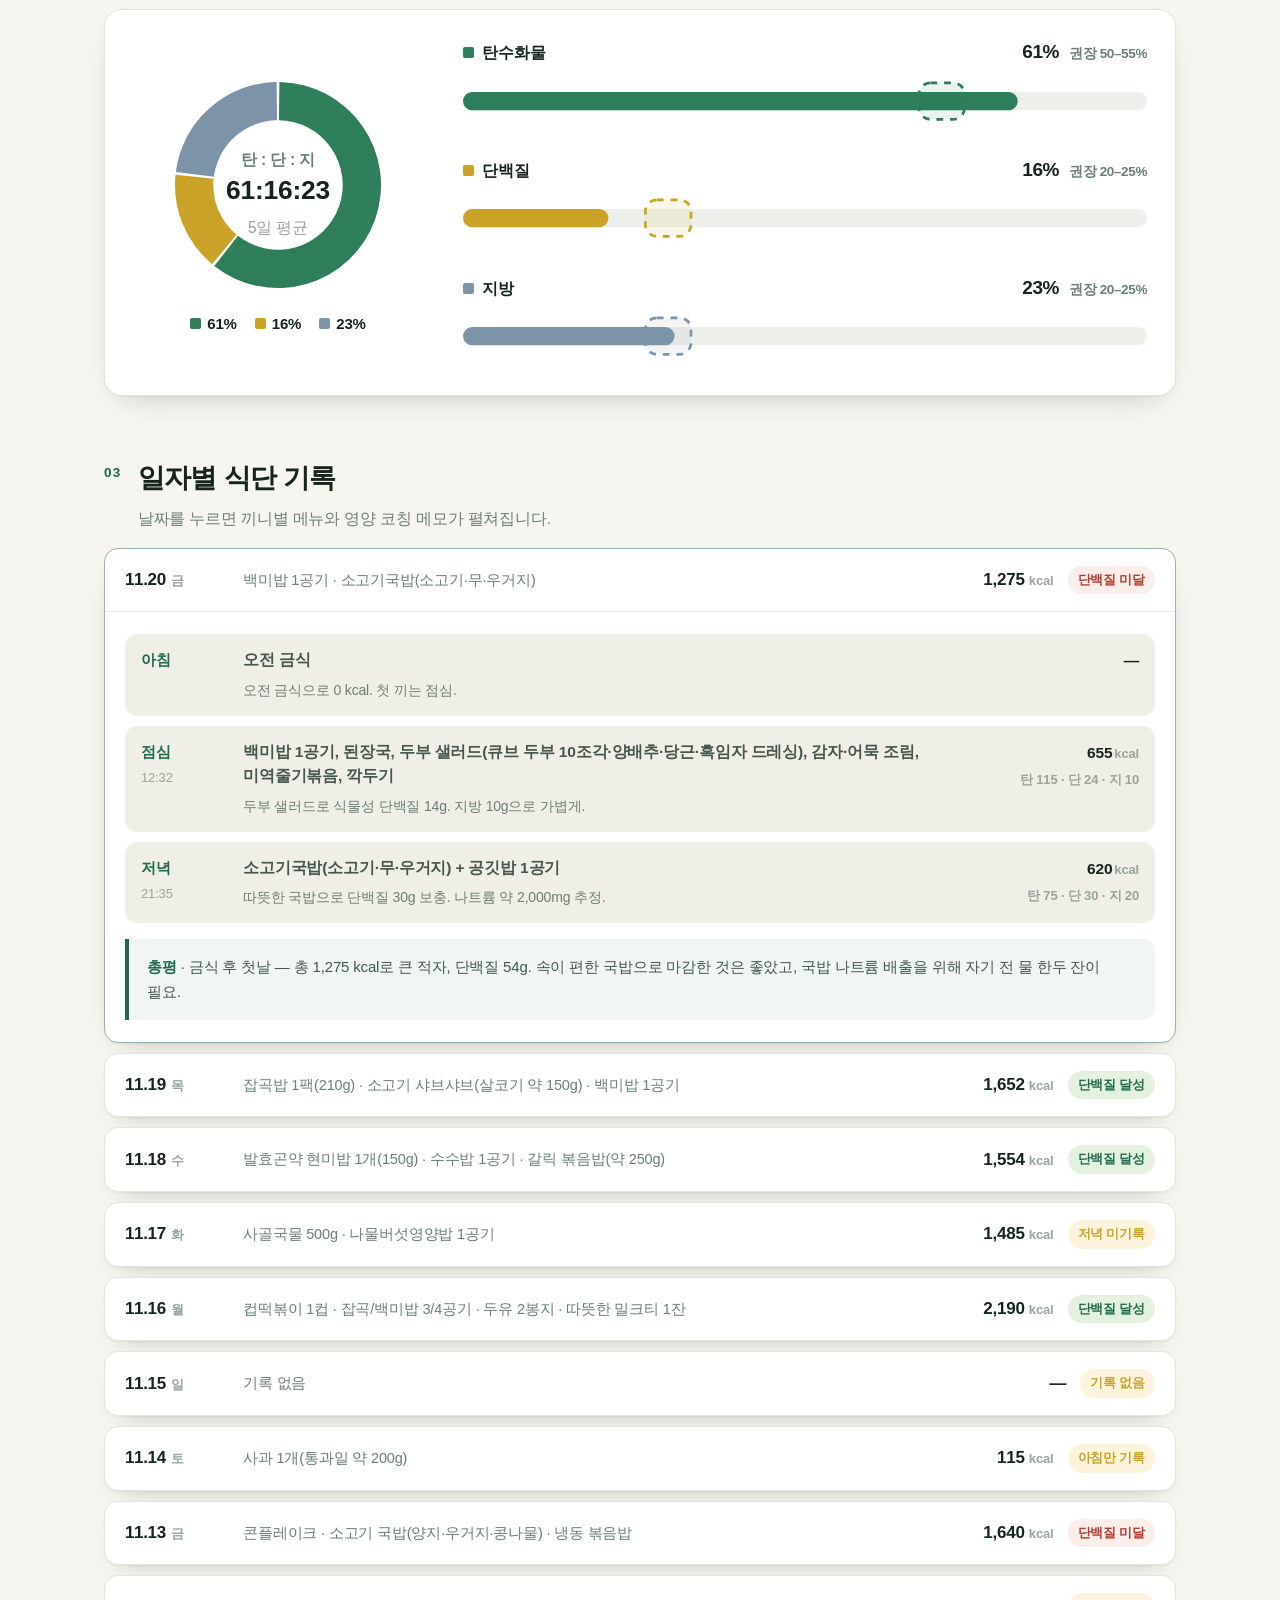
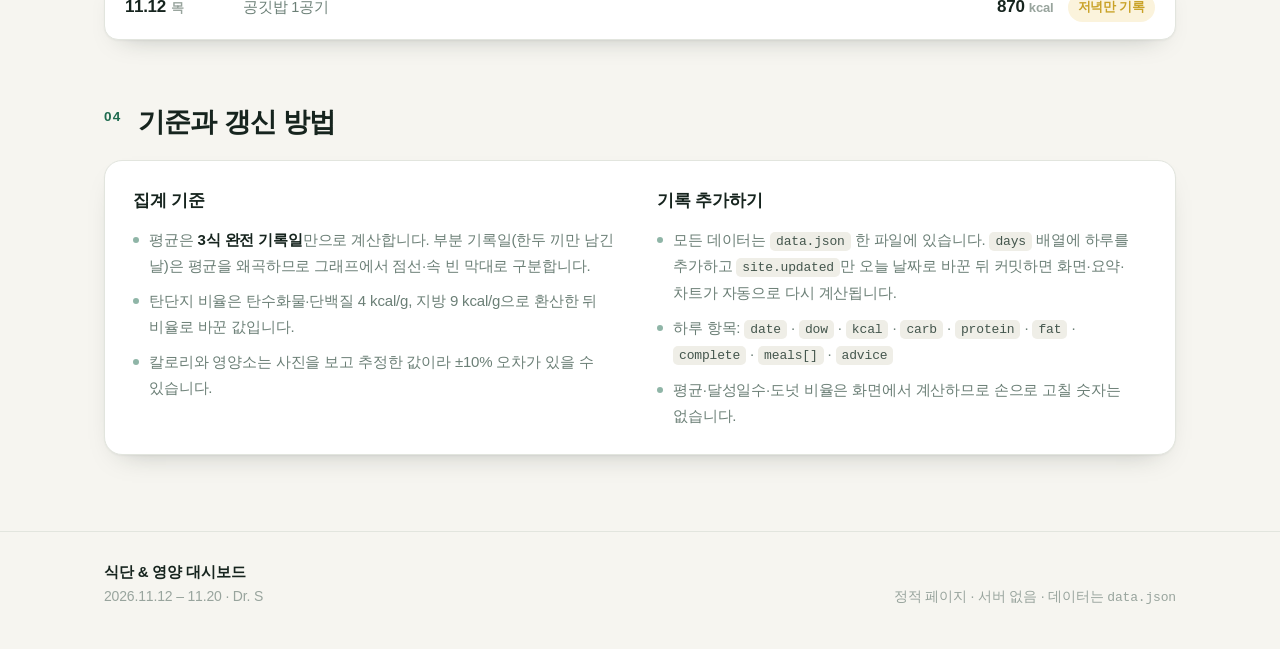
<file: diet/index.html>
<!DOCTYPE html>
<html lang="ko" data-theme="light">
<head>
<meta charset="utf-8">
<meta name="viewport" content="width=device-width, initial-scale=1">
<title>식단 &amp; 영양 대시보드 · Dr. S</title>
<meta name="description" content="2026년 11월 12일–20일 식단 기록 결산. 일자별 열량·단백질 추이와 탄단지 비율, 끼니별 타임라인을 한 화면에 정리한 정적 대시보드.">
<meta name="color-scheme" content="light dark">
<meta name="theme-color" content="#F6F5F0" media="(prefers-color-scheme: light)">
<meta name="theme-color" content="#0F1714" media="(prefers-color-scheme: dark)">
<meta property="og:type" content="website">
<meta property="og:title" content="식단 &amp; 영양 대시보드">
<meta property="og:description" content="9일 식단 결산 — 일자별 열량·단백질, 탄단지 비율, 끼니별 기록">
<link rel="icon" href="data:image/svg+xml,%3Csvg xmlns='http://www.w3.org/2000/svg' viewBox='0 0 64 64'%3E%3Crect width='64' height='64' rx='14' fill='%231F6B4F'/%3E%3Ctext x='32' y='45' font-family='sans-serif' font-size='34' fill='%23F6F5F0' text-anchor='middle'%3E%EC%8B%9D%3C/text%3E%3C/svg%3E">
<link rel="stylesheet" href="style.css?v=20261120j">
<script src="app.js?v=20261120k" defer></script>
</head>
<body>
<a class="skip" href="#main">본문으로 건너뛰기</a>

<header class="topbar">
  <div class="wrap topbar__inner">
    <a class="brand" href="#top">
      <span class="brand__mark" aria-hidden="true">식</span>
      <span class="brand__text">
        <strong>식단 &amp; 영양</strong>
        <span>Diet &amp; Nutrition · Dr. S</span>
      </span>
    </a>
    <nav class="nav" aria-label="섹션 이동">
      <a href="#summary">요약</a>
      <a href="#trend">추이</a>
      <a href="#macro">탄단지</a>
      <a href="#timeline">기록</a>
    </nav>
    <button class="theme" id="themeToggle" type="button" aria-pressed="false">
      <span id="themeLabel">라이트</span>
    </button>
  </div>
</header>

<main id="main">

  <section class="hero wrap" id="top">
    <div class="hero__text">
      <p class="eyebrow">2026.11.12 – 11.20 · 중간 결산</p>
      <h1>9일 동안 <em>무엇이 바뀌었나</em>.</h1>
      <p class="lead" id="siteNote">식사 사진을 바탕으로 칼로리와 탄단지를 분석해 하루 단위로 쌓은 기록입니다.</p>
      <div class="hero__meta">
        <span class="pulse" aria-hidden="true"></span>
        <span>최종 갱신 <b id="updated">—</b></span>
        <span class="sep" aria-hidden="true"></span>
        <span>완전 기록 <b id="completeCount">—</b>일</span>
        <span class="sep" aria-hidden="true"></span>
        <span>data.json <span class="mono">1</span>개로 갱신</span>
      </div>
    </div>
  </section>

  <section class="wrap" id="summary">
    <div class="kpis" id="kpis" aria-label="핵심 지표"></div>

    <div class="panel">
      <div class="panel__head">
        <h2>목표 대비</h2>
        <p>권장 2,000–2,200 kcal · 단백질 70–80 g</p>
      </div>
      <div id="gauges" class="gauges"></div>
    </div>
  </section>

  <section class="wrap" id="trend">
    <div class="sec-head">
      <p class="sec-num" aria-hidden="true">01</p>
      <div class="sec-head__body">
        <h2>일자별 열량 · 단백질 추이</h2>
        <p>막대는 열량, 선은 단백질(g). 점선 막대는 하루 기록이 덜 찬 날입니다.</p>
      </div>
    </div>
    <div class="panel panel--chart">
      <div class="legend">
        <span><i class="sw sw--full"></i>완전 기록일</span>
        <span><i class="sw sw--part"></i>부분 기록</span>
        <span><i class="sw sw--band"></i>권장 구간</span>
        <span><i class="sw sw--line"></i>단백질(g)</span>
      </div>
      <div class="chart" id="trendChart"></div>
    </div>
  </section>

  <section class="wrap" id="macro">
    <div class="sec-head">
      <p class="sec-num" aria-hidden="true">02</p>
      <div class="sec-head__body">
        <h2>탄단지 평균 비율</h2>
        <p>완전 기록일의 영양소를 열량으로 환산한 비율입니다. 옅은 띠가 권장 구간.</p>
      </div>
    </div>
    <div class="panel macro">
      <div class="macro__donut" id="macroDonut"></div>
      <div class="macro__bars" id="macroBars"></div>
    </div>
  </section>

  <section class="wrap" id="timeline">
    <div class="sec-head">
      <p class="sec-num" aria-hidden="true">03</p>
      <div class="sec-head__body">
        <h2>일자별 식단 기록</h2>
        <p>날짜를 누르면 끼니별 메뉴와 영양 코칭 메모가 펼쳐집니다.</p>
      </div>
    </div>
    <div class="days" id="days"></div>
  </section>

  <section class="wrap" id="about">
    <div class="sec-head">
      <p class="sec-num" aria-hidden="true">04</p>
      <div class="sec-head__body">
        <h2>기준과 갱신 방법</h2>
      </div>
    </div>
    <div class="panel notes">
      <div class="note">
        <h3>집계 기준</h3>
        <ul>
          <li>평균은 <b>3식 완전 기록일</b>만으로 계산합니다. 부분 기록일(한두 끼만 남긴 날)은 평균을 왜곡하므로 그래프에서 점선·속 빈 막대로 구분합니다.</li>
          <li>탄단지 비율은 탄수화물·단백질 4 kcal/g, 지방 9 kcal/g으로 환산한 뒤 비율로 바꾼 값입니다.</li>
          <li>칼로리와 영양소는 사진을 보고 추정한 값이라 ±10% 오차가 있을 수 있습니다.</li>
        </ul>
      </div>
      <div class="note">
        <h3>기록 추가하기</h3>
        <ul>
          <li>모든 데이터는 <code>data.json</code> 한 파일에 있습니다. <code>days</code> 배열에 하루를 추가하고 <code>site.updated</code>만 오늘 날짜로 바꾼 뒤 커밋하면 화면·요약·차트가 자동으로 다시 계산됩니다.</li>
          <li>하루 항목: <code>date</code> · <code>dow</code> · <code>kcal</code> · <code>carb</code> · <code>protein</code> · <code>fat</code> · <code>complete</code> · <code>meals[]</code> · <code>advice</code></li>
          <li>평균·달성일수·도넛 비율은 화면에서 계산하므로 손으로 고칠 숫자는 없습니다.</li>
        </ul>
      </div>
    </div>
  </section>

</main>

<footer class="foot">
  <div class="wrap foot__inner">
    <div>
      <b>식단 &amp; 영양 대시보드</b>
      <span>2026.11.12 – 11.20 · Dr. S</span>
    </div>
    <div class="foot__right">
      <span>정적 페이지 · 서버 없음 · 데이터는 <code>data.json</code></span>
    </div>
  </div>
</footer>

<div class="tooltip" id="tooltip" role="status" aria-live="polite"></div>
</body>
</html>
</file>
<file: style.css>
/* ============================================================
   윤슬 · Research & Tech Dashboard
   정적 스타일시트 — 외부 요청 없음
   2026-11-22: 본문·박스 내부 글자 크기 전면 상향 (가독성 개선)
   ============================================================ */

:root {
  --bg: #f8f9fa;
  --bg-alt: #f1f3f6;
  --surface: #ffffff;
  --surface-2: #f4f6f9;
  --ink: #14213d;
  --ink-2: #2b3a55;
  --muted: #5f6b7d;
  --faint: #8a94a5;
  --line: #e2e6ec;
  --line-strong: #cfd6e0;
  --accent: #14213d;
  --accent-ink: #ffffff;
  --accent-soft: #eaeef4;
  --code-bg: #f1f3f7;
  --shadow: 0 1px 2px rgba(20, 33, 61, .05), 0 8px 24px -18px rgba(20, 33, 61, .35);
  --shadow-lift: 0 2px 4px rgba(20, 33, 61, .06), 0 18px 40px -24px rgba(20, 33, 61, .45);
  --radius: 14px;
  --radius-sm: 10px;
  --wrap: 1320px;
  --font: "Pretendard Variable", Pretendard, -apple-system, BlinkMacSystemFont,
          "Apple SD Gothic Neo", "Malgun Gothic", "Noto Sans KR", system-ui, sans-serif;
  --mono: "SFMono-Regular", ui-monospace, Menlo, Consolas, "Liberation Mono", monospace;
}

[data-theme="dark"] {
  --bg: #0e1626;
  --bg-alt: #101a2b;
  --surface: #16202f;
  --surface-2: #1b2637;
  --ink: #e9edf4;
  --ink-2: #d3dae6;
  --muted: #9daabd;
  --faint: #7c899d;
  --line: #26334a;
  --line-strong: #35445f;
  --accent: #dbe4f2;
  --accent-ink: #0e1626;
  --accent-soft: #1e2b3f;
  --code-bg: #121c2c;
  --shadow: 0 1px 2px rgba(0, 0, 0, .3), 0 10px 30px -20px rgba(0, 0, 0, .8);
  --shadow-lift: 0 2px 6px rgba(0, 0, 0, .35), 0 22px 44px -26px rgba(0, 0, 0, .9);
}

* { box-sizing: border-box; }

html {
  scroll-behavior: smooth;
  scroll-padding-top: 106px;
  -webkit-text-size-adjust: 100%;
}

body {
  margin: 0;
  background: var(--bg);
  color: var(--ink);
  font-family: var(--font);
  font-size: 21.5px;
  line-height: 1.78;
  letter-spacing: -.01em;
  word-break: keep-all;
  overflow-wrap: anywhere;
  -webkit-font-smoothing: antialiased;
  text-rendering: optimizeLegibility;
  transition: background-color .28s ease, color .28s ease;
}

a { color: inherit; }

h1, h2, h3, h4 { margin: 0; line-height: 1.34; letter-spacing: -.025em; font-weight: 700; }

p { margin: 0; }

ul, ol, dl, dd { margin: 0; padding: 0; }
ul { list-style: none; }

.mono { font-family: var(--mono); font-size: .92em; }

.sr-only {
  position: absolute; width: 1px; height: 1px;
  padding: 0; margin: -1px; overflow: hidden;
  clip: rect(0 0 0 0); white-space: nowrap; border: 0;
}

.skip {
  position: absolute; left: 16px; top: -64px;
  background: var(--accent); color: var(--accent-ink);
  padding: 11px 18px; border-radius: 0 0 8px 8px;
  text-decoration: none; font-size: 18px; z-index: 100;
  transition: top .18s ease;
}
.skip:focus { top: 0; }

.wrap {
  width: 100%;
  max-width: var(--wrap);
  margin: 0 auto;
  padding: 0 clamp(20px, 4vw, 40px);
}

/* ---------- top bar ---------- */

.topbar {
  position: sticky; top: 0; z-index: 40;
  background: var(--bg);
  background: color-mix(in srgb, var(--bg) 88%, transparent);
  border-bottom: 1px solid var(--line);
  backdrop-filter: saturate(150%) blur(12px);
  -webkit-backdrop-filter: saturate(150%) blur(12px);
}

.topbar__inner {
  display: flex; align-items: center; gap: 20px;
  min-height: 84px;
}

.brand {
  display: inline-flex; align-items: center; gap: 12px;
  text-decoration: none; margin-right: auto;
}

.brand__mark {
  display: grid; place-items: center;
  width: 38px; height: 38px; border-radius: 10px;
  background: var(--accent); color: var(--accent-ink);
  font-size: 21px; font-weight: 700; letter-spacing: 0;
}

.brand__text { display: flex; flex-direction: column; line-height: 1.2; }
.brand__text strong { font-size: 22.5px; letter-spacing: -.02em; }
.brand__text span {
  font-size: 17px; color: var(--faint);
  letter-spacing: .08em; text-transform: uppercase; margin-top: 3px;
}

.nav { display: flex; align-items: center; gap: 2px; }

.nav a {
  position: relative;
  padding: 11px 13px; border-radius: 8px;
  font-size: 19px; color: var(--muted);
  text-decoration: none; white-space: nowrap;
  transition: color .18s ease, background-color .18s ease;
}
.nav a:hover { color: var(--ink); background: var(--accent-soft); }
.nav a.is-current { color: var(--ink); font-weight: 600; }
.nav a.is-current::after {
  content: ""; position: absolute; left: 13px; right: 13px; bottom: 3px;
  height: 2px; background: var(--accent); border-radius: 2px;
}

.theme {
  display: inline-flex; align-items: center; gap: 8px;
  padding: 10px 16px; border-radius: 999px;
  border: 1px solid var(--line-strong); background: var(--surface);
  color: var(--muted); font-family: inherit; font-size: 18px;
  cursor: pointer; transition: color .18s ease, border-color .18s ease, background-color .18s ease;
}
.theme:hover { color: var(--ink); border-color: var(--ink); }
.theme__icon { display: block; }
.theme__icon--moon { display: none; }
[data-theme="dark"] .theme__icon--sun { display: none; }
[data-theme="dark"] .theme__icon--moon { display: block; }
.theme:focus-visible { outline: 2px solid var(--accent); outline-offset: 2px; }

/* ---------- hero ---------- */

.hero {
  display: grid;
  grid-template-columns: minmax(0, 1.12fr) minmax(0, .88fr);
  gap: clamp(28px, 5vw, 64px);
  align-items: end;
  padding-top: clamp(48px, 7vw, 84px);
  padding-bottom: clamp(36px, 5vw, 60px);
}

.eyebrow {
  font-size: 17.5px; font-weight: 600; letter-spacing: .15em;
  text-transform: uppercase; color: var(--faint); margin-bottom: 18px;
}

.hero h1 {
  font-size: clamp(38px, 4vw, 54px);
  font-weight: 700;
  line-height: 1.24;
  letter-spacing: -.035em;
  color: var(--ink);
}

.lead {
  margin-top: 22px;
  max-width: 52ch;
  color: var(--muted);
  font-size: clamp(20.5px, 1.5vw, 22px);
  line-height: 1.76;
}

.hero__meta {
  display: flex; flex-wrap: wrap; align-items: center; gap: 10px;
  margin-top: 26px; font-size: 18px; color: var(--muted);
}
.hero__meta b { color: var(--ink); font-weight: 600; font-variant-numeric: tabular-nums; }
.hero__meta .sep { width: 1px; height: 18px; background: var(--line-strong); }

.pulse {
  width: 8px; height: 8px; border-radius: 50%;
  background: var(--accent);
  box-shadow: 0 0 0 0 rgba(20, 33, 61, .35);
  animation: pulse 3.4s ease-out infinite;
}
@keyframes pulse {
  0% { box-shadow: 0 0 0 0 rgba(20, 33, 61, .3); }
  60% { box-shadow: 0 0 0 7px rgba(20, 33, 61, 0); }
  100% { box-shadow: 0 0 0 0 rgba(20, 33, 61, 0); }
}

.stats {
  display: grid; grid-template-columns: 1fr 1fr;
  gap: 10px;
}

.stat {
  background: var(--surface);
  border: 1px solid var(--line);
  border-radius: var(--radius-sm);
  padding: 24px 24px 22px;
  box-shadow: var(--shadow);
}
.stat--skeleton { min-height: 146px; background: var(--surface-2); border-style: dashed; }

.stat__value {
  display: flex; align-items: baseline; gap: 4px;
  font-size: 40px; font-weight: 700; letter-spacing: -.04em;
  color: var(--ink); font-variant-numeric: tabular-nums;
}
.stat__value small { font-size: 19px; font-weight: 500; color: var(--muted); letter-spacing: 0; }
.stat__label { margin-top: 7px; font-size: 20px; color: var(--muted); }
.stat__hint {
  margin-top: 11px; padding-top: 11px;
  border-top: 1px dashed var(--line);
  font-size: 17.5px; color: var(--faint); letter-spacing: .01em;
}

/* ---------- section frame ---------- */

.section {
  padding-top: clamp(40px, 5vw, 64px);
  padding-bottom: clamp(24px, 3vw, 36px);
  border-top: 1px solid var(--line);
}

.sec-head {
  display: grid;
  grid-template-columns: auto minmax(0, 1fr) auto;
  gap: 16px 20px;
  align-items: start;
  margin-bottom: 26px;
}

.sec-num {
  font-family: var(--mono);
  font-size: 17.5px; font-weight: 600;
  letter-spacing: .06em; color: var(--faint);
  padding-top: 8px;
}

.sec-head__body h2 {
  font-size: clamp(30px, 2.6vw, 36px);
  letter-spacing: -.03em;
}

.sec-lead {
  margin-top: 10px; max-width: 62ch;
  color: var(--muted); font-size: 21px; line-height: 1.75;
}

.sec-count {
  font-size: 17.5px; color: var(--faint);
  font-variant-numeric: tabular-nums; padding-top: 10px; white-space: nowrap;
}

/* ---------- chips ---------- */

.chips { display: flex; flex-wrap: wrap; gap: 8px; margin-bottom: 22px; }

.chip {
  padding: 10px 19px; border-radius: 999px;
  border: 1px solid var(--line-strong); background: transparent;
  color: var(--muted); font-family: inherit; font-size: 18px;
  cursor: pointer; transition: all .16s ease;
}
.chip:hover { color: var(--ink); border-color: var(--ink); }
.chip.is-active {
  background: var(--accent); border-color: var(--accent);
  color: var(--accent-ink); font-weight: 600;
}
.chip:focus-visible { outline: 2px solid var(--accent); outline-offset: 2px; }

/* ---------- AI cards ---------- */

.cards {
  display: grid;
  grid-template-columns: repeat(auto-fit, minmax(min(100%, 440px), 1fr));
  gap: 14px;
  align-items: start;
}

.card {
  display: flex; flex-direction: column;
  min-width: 0;
  background: var(--surface);
  border: 1px solid var(--line);
  border-radius: var(--radius);
  padding: 30px 30px 26px;
  box-shadow: var(--shadow);
  transition: transform .2s ease, box-shadow .2s ease, border-color .2s ease;
}
.card:hover { transform: translateY(-2px); box-shadow: var(--shadow-lift); border-color: var(--line-strong); }
.card[hidden] { display: none; }

.card__meta {
  display: flex; flex-wrap: wrap; align-items: center; gap: 8px;
  font-size: 18px; letter-spacing: .04em; color: var(--faint);
  text-transform: uppercase; margin-bottom: 14px;
}
.card__series { color: var(--ink-2); font-weight: 600; letter-spacing: .02em; }
.card__ep {
  padding: 5px 10px; border-radius: 5px;
  background: var(--accent-soft); color: var(--ink-2);
  font-family: var(--mono); font-size: 17.5px; letter-spacing: .03em;
}

.card h3 {
  font-size: 27px; line-height: 1.4; letter-spacing: -.025em;
  margin-bottom: 12px;
}

.card__summary {
  font-size: 21px; line-height: 1.75; color: var(--muted);
  margin-bottom: 20px;
}

.steps { display: grid; gap: 16px; }

.step {
  display: grid;
  grid-template-columns: 30px minmax(0, 1fr);
  gap: 12px;
}
.step__num {
  font-family: var(--mono); font-size: 17px; font-weight: 600;
  color: var(--faint); padding-top: 3px;
}
.step__label {
  font-size: 20.5px; font-weight: 600; color: var(--ink-2);
  letter-spacing: -.01em;
}
.step__text {
  margin-top: 5px; font-size: 20.5px; line-height: 1.72; color: var(--muted);
}

.prompt {
  position: relative;
  margin-top: 10px;
  background: var(--code-bg);
  border: 1px solid var(--line);
  border-left: 2px solid var(--accent);
  border-radius: 0 8px 8px 0;
  padding: 16px 112px 16px 18px;
}
.prompt code {
  display: block;
  font-family: var(--mono);
  font-size: 19.5px; line-height: 1.72;
  color: var(--ink-2);
  white-space: pre-wrap;
  overflow-wrap: anywhere;
  word-break: keep-all;
}

.copy {
  display: inline-grid; place-items: center;
  border: 1px solid var(--line-strong);
  background: var(--surface);
  color: var(--muted);
  border-radius: 6px;
  padding: 7px 13px;
  font-family: inherit; font-size: 17.5px;
  line-height: 1.5;
  cursor: pointer;
  transition: all .16s ease;
}
.copy:hover { color: var(--ink); border-color: var(--ink); }
.copy:focus-visible { outline: 2px solid var(--accent); outline-offset: 2px; }
.copy.is-done { color: var(--accent-ink); background: var(--accent); border-color: var(--accent); }
.prompt .copy { position: absolute; top: 12px; right: 12px; }

.card__note {
  margin-top: 18px; padding-top: 14px;
  border-top: 1px solid var(--line);
  font-size: 19px; line-height: 1.7; color: var(--faint);
}
.card__note::before {
  content: "주의";
  display: inline-block; margin-right: 8px;
  padding: 3px 8px; border-radius: 4px;
  background: var(--accent-soft); color: var(--muted);
  font-size: 17px; letter-spacing: .04em; vertical-align: 1px;
}

.cards__empty {
  grid-column: 1 / -1;
  padding: 40px; text-align: center;
  border: 1px dashed var(--line-strong); border-radius: var(--radius);
  color: var(--muted); font-size: 20px;
}

/* ---------- transport ---------- */

.featured {
  display: grid; grid-template-columns: 1fr 1fr;
  gap: 14px; margin-bottom: 14px;
}

.feat {
  position: relative;
  display: flex; flex-direction: column;
  min-width: 0;
  background: var(--surface);
  border: 1px solid var(--line);
  border-radius: var(--radius);
  padding: 30px;
  box-shadow: var(--shadow);
}
.feat::before {
  content: ""; position: absolute; left: 0; top: 24px; bottom: 24px;
  width: 2px; background: var(--accent); border-radius: 0 2px 2px 0;
}

.feat__tag {
  font-size: 17.5px; letter-spacing: .07em; text-transform: uppercase;
  color: var(--faint); margin-bottom: 11px;
}
.feat h3 { font-size: 28px; letter-spacing: -.03em; }
.feat h3 a { text-decoration: none; }
.feat h3 a:hover { text-decoration: underline; text-underline-offset: 4px; }
.feat__repo {
  font-family: var(--mono); font-size: 19px; color: var(--faint);
  margin-top: 6px;
  overflow-wrap: anywhere;
}
.feat__desc {
  margin-top: 15px; font-size: 21px; line-height: 1.8; color: var(--muted);
}
.feat__use {
  margin-top: 15px; padding: 16px 19px;
  background: var(--surface-2); border-radius: 8px;
  font-size: 20.5px; line-height: 1.72; color: var(--ink-2);
}
.feat__use strong {
  display: block; font-size: 17px; letter-spacing: .07em;
  text-transform: uppercase; color: var(--faint); margin-bottom: 6px; font-weight: 600;
}

.split {
  display: grid;
  grid-template-columns: minmax(0, 1.35fr) minmax(0, 1fr);
  gap: 14px; align-items: start;
}
.split > * { min-width: 0; }
.split--wide { grid-template-columns: minmax(0, 1.05fr) minmax(0, .95fr); }

.panel {
  background: var(--surface);
  border: 1px solid var(--line);
  border-radius: var(--radius);
  padding: 30px;
  box-shadow: var(--shadow);
  min-width: 0;
}

.panel__head { margin-bottom: 18px; }
.panel__head h3 { font-size: 27px; letter-spacing: -.02em; }
.panel__head p { margin-top: 8px; font-size: 20.5px; line-height: 1.74; color: var(--muted); }
.panel__head--row {
  display: flex; align-items: flex-start; justify-content: space-between; gap: 14px;
}

.toollist { display: grid; }

.toollist li {
  display: grid;
  grid-template-columns: minmax(0, 1fr) auto;
  gap: 4px 14px;
  padding: 16px 0;
  border-top: 1px solid var(--line);
}
.toollist li:first-child { border-top: 0; padding-top: 2px; }

.toollist a {
  font-size: 22px; font-weight: 600; color: var(--ink);
  text-decoration: none; letter-spacing: -.01em;
  display: inline-flex; align-items: center; gap: 6px;
  min-width: 0;
}
.toollist a:hover { text-decoration: underline; text-underline-offset: 3px; }
.toollist a::after {
  content: "↗"; font-size: 17px; color: var(--faint); font-weight: 400;
}
.toollist .kind {
  font-size: 17.5px; color: var(--faint);
  white-space: nowrap; padding-top: 3px;
  letter-spacing: .01em;
}
.toollist .desc {
  grid-column: 1 / -1;
  font-size: 20.5px; line-height: 1.72; color: var(--muted);
  max-width: 58ch;
}

/* course — navy anchor card */

.panel--course {
  background: var(--ink);
  border-color: var(--ink);
  color: #f2f5fa;
  display: flex; flex-direction: column;
}
[data-theme="dark"] .panel--course {
  background: var(--surface-2);
  border-color: var(--line-strong);
  color: var(--ink);
}

.panel--course .kicker {
  font-size: 17.5px; letter-spacing: .1em; text-transform: uppercase;
  color: rgba(242, 245, 250, .58); margin-bottom: 12px;
}
[data-theme="dark"] .panel--course .kicker { color: var(--faint); }

.panel--course h3 {
  font-size: 28px; line-height: 1.38; letter-spacing: -.03em;
  color: #ffffff;
}
[data-theme="dark"] .panel--course h3 { color: var(--ink); }

.panel--course .desc {
  margin-top: 15px; font-size: 20.5px; line-height: 1.78;
  color: rgba(242, 245, 250, .78);
}
[data-theme="dark"] .panel--course .desc { color: var(--muted); }

.panel--course .list {
  margin-top: 17px; display: grid; gap: 10px;
}
.panel--course .list li {
  position: relative; padding-left: 16px;
  font-size: 20.5px; line-height: 1.72;
  color: rgba(242, 245, 250, .84);
}
[data-theme="dark"] .panel--course .list li { color: var(--ink-2); }
.panel--course .list li::before {
  content: ""; position: absolute; left: 0; top: .64em;
  width: 5px; height: 5px; border-radius: 50%;
  background: rgba(242, 245, 250, .5);
}
[data-theme="dark"] .panel--course .list li::before { background: var(--faint); }

.panel--course .cta {
  margin-top: auto; padding-top: 24px;
  display: flex; flex-wrap: wrap; gap: 9px;
}
.panel--course .cta a {
  display: inline-flex; align-items: center; gap: 7px;
  padding: 13px 20px; border-radius: 8px;
  background: #ffffff; color: var(--ink);
  font-size: 19px; font-weight: 600; text-decoration: none;
  transition: transform .18s ease, background-color .18s ease;
}
.panel--course .cta a:hover { transform: translateY(-1px); }
.panel--course .cta a.ghost {
  background: transparent; color: #eef2f8;
  border: 1px solid rgba(255, 255, 255, .3); font-weight: 500;
}
[data-theme="dark"] .panel--course .cta a { background: var(--ink); color: var(--accent-ink); }
[data-theme="dark"] .panel--course .cta a.ghost {
  background: transparent; color: var(--ink); border-color: var(--line-strong);
}

/* ---------- hobby ---------- */

.hobby {
  display: grid; grid-template-columns: minmax(0, 1.08fr) minmax(0, .92fr);
  gap: 14px; align-items: start;
}

.hobby__side { display: grid; gap: 14px; }

.panel--ride h3, .panel--craft h3 { font-size: 27px; letter-spacing: -.03em; }
.panel--ride .lead-in, .panel--craft .lead-in {
  margin-top: 10px; font-size: 20.5px; color: var(--muted); line-height: 1.76;
}

.panel--brompton { padding: 24px 26px; }
.panel--brompton h3 { font-size: 26px; letter-spacing: -.02em; margin-bottom: 6px; }
.panel--brompton .subblock { margin-top: 0; padding-top: 0; border-top: 0; }
.panel--brompton .subblock h4 { display: none; }
.panel--brompton .links { margin-top: 15px; }

.facts { margin-top: 20px; }
.facts > div {
  display: grid;
  grid-template-columns: 132px minmax(0, 1fr);
  gap: 20px;
  padding: 13px 0;
  border-top: 1px solid var(--line);
}
.facts > div:first-child { border-top: 0; }
.facts dt {
  font-size: 18.5px; color: var(--faint);
  letter-spacing: .02em; padding-top: 2px;
}
.facts dd { font-size: 20.5px; line-height: 1.7; color: var(--ink-2); }

.subblock {
  margin-top: 24px; padding-top: 20px;
  border-top: 1px solid var(--line);
}
.subblock h4 {
  font-size: 22.5px; letter-spacing: -.015em; margin-bottom: 12px;
}
.subblock ul { display: grid; gap: 9px; }
.subblock li {
  position: relative; padding-left: 16px;
  font-size: 20.5px; line-height: 1.74; color: var(--muted);
}
.subblock li::before {
  content: ""; position: absolute; left: 0; top: .68em;
  width: 5px; height: 5px; border-radius: 50%;
  background: var(--line-strong);
}

.links {
  display: flex; flex-wrap: wrap; gap: 8px; margin-top: 18px;
}
.links a {
  display: inline-flex; align-items: center; gap: 6px;
  padding: 10px 15px; border-radius: 7px;
  border: 1px solid var(--line-strong);
  font-size: 18px; color: var(--muted); text-decoration: none;
  transition: all .16s ease;
}
.links a:hover { color: var(--ink); border-color: var(--ink); background: var(--surface-2); }
.links a::after { content: "↗"; font-size: 16px; color: var(--faint); }

.craft-block + .craft-block {
  margin-top: 22px; padding-top: 20px; border-top: 1px solid var(--line);
}
.craft-block:first-of-type { margin-top: 18px; }
.craft-block h4 {
  font-size: 22.5px; letter-spacing: .01em; color: var(--ink);
  margin-bottom: 5px; display: flex; align-items: center; gap: 8px;
}
.craft-block h4::before {
  content: ""; width: 14px; height: 2px; background: var(--accent); border-radius: 2px;
}
.craft-block ul { margin-top: 12px; display: grid; gap: 10px; }
.craft-block li {
  position: relative; padding-left: 17px;
  font-size: 20.5px; line-height: 1.76; color: var(--muted);
}
.craft-block li::before {
  content: "·"; position: absolute; left: 3px; top: -.06em;
  color: var(--faint); font-weight: 700;
}

/* ---------- pipeline ---------- */

.flow {
  display: grid; grid-template-columns: repeat(3, 1fr);
  gap: 12px; margin-bottom: 14px;
}
.flow__step {
  position: relative;
  background: var(--surface);
  border: 1px solid var(--line);
  border-radius: var(--radius);
  padding: 26px;
  box-shadow: var(--shadow);
  min-width: 0;
}
.flow__n {
  font-family: var(--mono); font-size: 17.5px; font-weight: 600;
  color: var(--faint); letter-spacing: .05em;
}
.flow__step h4 { margin-top: 10px; font-size: 24px; letter-spacing: -.02em; }
.flow__step p { margin-top: 9px; font-size: 20.5px; line-height: 1.75; color: var(--muted); }
.flow__step::after {
  content: "→"; position: absolute; right: -11px; top: 50%;
  transform: translateY(-50%);
  color: var(--line-strong); font-size: 19px; z-index: 1;
}
.flow__step:last-child::after { content: none; }

.tablewrap { overflow-x: auto; min-width: 0; }

.fields {
  width: 100%; border-collapse: collapse;
  font-size: 20px;
}
.fields th {
  text-align: left; font-size: 18px; letter-spacing: .06em;
  text-transform: uppercase; color: var(--faint); font-weight: 600;
  padding: 0 12px 11px 0; border-bottom: 1px solid var(--line-strong);
}
.fields td {
  padding: 14px 14px 14px 0;
  border-bottom: 1px solid var(--line);
  vertical-align: top;
  color: var(--muted); line-height: 1.68;
}
.fields tr:last-child td { border-bottom: 0; }
.fields td:first-child {
  font-family: var(--mono); font-size: 19.5px;
  color: var(--ink-2); white-space: nowrap;
}
.fields td:nth-child(2) {
  font-family: var(--mono); font-size: 19px;
  color: var(--faint); white-space: nowrap;
}

.panel--code { display: flex; flex-direction: column; min-width: 0; }
.code {
  margin: 0; flex: 1; min-width: 0;
  background: var(--code-bg);
  border: 1px solid var(--line);
  border-radius: 10px;
  padding: 20px;
  overflow-x: auto;
}
.code code {
  font-family: var(--mono);
  font-size: 19.5px; line-height: 1.8;
  color: var(--ink-2);
  white-space: pre-wrap;
  overflow-wrap: anywhere;
}

.privacy {
  margin-top: 16px;
  padding: 17px 20px;
  border: 1px dashed var(--line-strong);
  border-radius: 10px;
  font-size: 19px; line-height: 1.74; color: var(--muted);
}
.privacy::before {
  content: "공개 원칙";
  display: inline-block; margin-right: 9px;
  font-size: 17px; letter-spacing: .06em; color: var(--faint);
  border-right: 1px solid var(--line-strong); padding-right: 10px;
}

/* ---------- footer ---------- */

.footer {
  margin-top: clamp(36px, 5vw, 56px);
  border-top: 1px solid var(--line);
  background: var(--bg-alt);
}
.footer__inner {
  display: flex; flex-wrap: wrap; align-items: flex-start;
  justify-content: space-between; gap: 18px;
  padding-top: 32px; padding-bottom: 36px;
  font-size: 19.5px; line-height: 1.7;
}
.footer strong { font-size: 20px; letter-spacing: -.01em; }
.muted { color: var(--muted); }
.footer__meta { display: flex; flex-wrap: wrap; gap: 14px; align-items: center; }
.footer__meta a {
  color: var(--muted); text-decoration: none;
  border-bottom: 1px solid var(--line-strong); padding-bottom: 1px;
}
.footer__meta a:hover { color: var(--ink); border-color: var(--ink); }

.noscript {
  max-width: var(--wrap); margin: 0 auto; padding: 20px 40px;
  color: var(--muted); font-size: 20px;
}

/* ---------- reveal ---------- */

.reveal { opacity: 0; transform: translateY(10px); }
.reveal.is-in {
  opacity: 1; transform: none;
  transition: opacity .5s ease, transform .5s ease;
}

/* ---------- responsive ---------- */

@media (max-width: 1200px) {
  .nav { display: none; }
}

/* 내비가 보이는 좁은 데스크톱(1201~1339px)에서는 브랜드 부제를 숨겨 한 줄 유지 */
@media (min-width: 1201px) and (max-width: 1339px) {
  .brand__text span { display: none; }
}

@media (max-width: 900px) {
  .hero { grid-template-columns: 1fr; align-items: start; gap: 34px; }
  .hero__text { max-width: 44rem; }
  .stats { grid-template-columns: 1fr 1fr; }
  .featured { grid-template-columns: 1fr; }
  .split, .split--wide, .hobby { grid-template-columns: 1fr; }
  .flow { grid-template-columns: 1fr; }
  .flow__step::after {
    content: "↓"; right: auto; left: 50%; top: auto; bottom: -13px;
    transform: translateX(-50%);
  }
  .panel--course .cta { margin-top: 18px; }
}

@media (max-width: 640px) {
  html { scroll-padding-top: 96px; }
  body { font-size: 22px; line-height: 1.8; }
  .topbar__inner { min-height: 78px; gap: 10px; }
  .brand__mark { width: 40px; height: 40px; font-size: 21px; }
  .brand__text strong { font-size: 22.5px; }
  .brand__text span { display: none; }
  .theme__label { display: none; }
  .theme { padding: 11px; }

  .hero { gap: 30px; }
  .hero h1 { font-size: 36px; line-height: 1.3; }
  .lead { font-size: 22px; }
  .hero__meta { font-size: 18px; row-gap: 8px; }
  .hero__meta .sep { display: none; }

  .stats { grid-template-columns: 1fr 1fr; }
  .stat { padding: 18px 17px 17px; }
  .stat__value { font-size: 38px; }
  .stat__value small { font-size: 18px; }
  .stat__label { font-size: 20px; }
  .stat__hint { font-size: 17.5px; }

  .sec-head { grid-template-columns: auto minmax(0, 1fr); gap: 12px; }
  .sec-head__body h2 { font-size: 29px; }
  .sec-count { grid-column: 2; padding-top: 0; }

  .cards { grid-template-columns: 1fr; }
  .card { padding: 24px 20px 21px; }
  .card h3 { font-size: 26px; }
  .card__summary { font-size: 21px; }
  .card__note { font-size: 19px; }

  .panel, .feat { padding: 26px 20px; }
  .facts > div { grid-template-columns: 120px minmax(0, 1fr); gap: 16px; }
  .facts dd { font-size: 20.5px; }
  .toollist li { grid-template-columns: minmax(0, 1fr); }
  .toollist .kind { padding-top: 0; }

  .prompt { padding: 16px 18px; }
  .prompt code { font-size: 19px; }
  .prompt .copy { position: static; display: grid; width: max-content; margin: 10px 0 0 auto; padding: 8px 13px; font-size: 17.5px; }

  .fields { font-size: 19.5px; }
  .fields thead { display: none; }
  .fields, .fields tbody, .fields tr, .fields td { display: block; width: auto; }
  .fields tr { padding: 15px 0 14px; border-bottom: 1px solid var(--line); }
  .fields tr:last-child { border-bottom: 0; padding-bottom: 0; }
  .fields td { padding: 0; border: 0; }
  .fields td:first-child {
    font-size: 20px; color: var(--ink); font-weight: 600; white-space: normal;
  }
  .fields td:nth-child(2) { font-size: 18.5px; margin-top: 3px; white-space: normal; }
  .fields td:nth-child(3) { margin-top: 6px; font-size: 19.5px; }

  .footer__inner { flex-direction: column; gap: 14px; }
}

@media (prefers-reduced-motion: reduce) {
  html { scroll-behavior: auto; }
  *, *::before, *::after {
    animation-duration: .001ms !important;
    animation-iteration-count: 1 !important;
    transition-duration: .001ms !important;
  }
  .reveal { opacity: 1; transform: none; }
}

@media print {
  .topbar, .theme, .chips, .copy, .footer__meta { display: none; }
  body { background: #fff; color: #000; }
  .card, .panel, .feat { break-inside: avoid; box-shadow: none; }
}
</file>
<file: diet/style.css>
/* 식단 & 영양 대시보드 — 정적 스타일시트
   라이트/다크 두 모드. 색은 아래 변수만 바꾸면 전체에 반영됩니다.
   2026-11-20: 모바일 가독성 강화 — 본문 16.5px, 캡션 13px 이상으로 상향. */

:root {
  --bg: #F6F5F0;
  --bg-soft: #EFEEE7;
  --panel: #FFFFFF;
  --ink: #16241E;
  --ink-2: #44564D;
  --ink-3: #6B7F76;
  --ink-4: #98A49D;
  --line: #E2E5DE;
  --line-soft: #EDF0EA;
  --green: #1F6B4F;
  --green-mid: #2E7D5B;
  --green-soft: #E4F1DE;
  --gold: #C9A227;
  --gold-soft: #FBF3DC;
  --slate: #7C93A8;
  --red: #B23A2E;
  --red-soft: #FBEDEA;
  --shadow: 0 1px 2px rgba(22, 36, 30, .04), 0 12px 28px -18px rgba(22, 36, 30, .35);
  --radius: 18px;
  --mono: ui-monospace, SFMono-Regular, Menlo, monospace;
}

html[data-theme="dark"] {
  --bg: #0F1714;
  --bg-soft: #131D19;
  --panel: #16211C;
  --ink: #EEF3EC;
  --ink-2: #C3D0C8;
  --ink-3: #A3B5AA;
  --ink-4: #86988E;
  --line: #26332C;
  --line-soft: #1E2A24;
  --green: #5FBF92;
  --green-mid: #4FAE83;
  --green-soft: #1D3A2C;
  --gold: #E0BE55;
  --gold-soft: #33290F;
  --slate: #93A9BC;
  --red: #E0796A;
  --red-soft: #3A211D;
  --shadow: 0 1px 2px rgba(0, 0, 0, .3), 0 18px 34px -24px rgba(0, 0, 0, .8);
}

* { margin: 0; padding: 0; box-sizing: border-box; }

html {
  scroll-behavior: smooth;
  -webkit-text-size-adjust: 100%;
  text-size-adjust: 100%;
}

body {
  font-family: 'Pretendard', -apple-system, BlinkMacSystemFont, 'Apple SD Gothic Neo',
    'Noto Sans KR', 'Malgun Gothic', sans-serif;
  background: var(--bg);
  color: var(--ink);
  font-size: 16.5px;
  line-height: 1.65;
  -webkit-font-smoothing: antialiased;
  letter-spacing: -.01em;
  word-break: keep-all;      /* 한글 어절 단위로 줄바꿈 */
  overflow-wrap: anywhere;
}

.wrap { width: 100%; max-width: 1120px; margin: 0 auto; padding: 0 24px; }
.mono { font-family: var(--mono); }

.skip {
  position: absolute; left: -9999px; top: 0; background: var(--ink); color: var(--bg);
  padding: 10px 16px; border-radius: 0 0 10px 0; z-index: 99;
}
.skip:focus { left: 0; }

/* ── 상단 바 ───────────────────────────────── */
.topbar {
  position: sticky; top: 0; z-index: 20;
  background: color-mix(in srgb, var(--bg) 86%, transparent);
  backdrop-filter: saturate(140%) blur(12px);
  border-bottom: 1px solid var(--line);
}
.topbar__inner { display: flex; align-items: center; gap: 18px; height: 70px; }
.brand { display: flex; align-items: center; gap: 11px; text-decoration: none; color: var(--ink); }
.brand__mark {
  width: 38px; height: 38px; border-radius: 11px; background: var(--green); color: #fff;
  display: grid; place-items: center; font-size: 18px; font-weight: 800;
}
.brand__text { display: flex; flex-direction: column; line-height: 1.25; }
.brand__text strong { font-size: 18px; font-weight: 800; }
.brand__text span { font-size: 13px; color: var(--ink-4); letter-spacing: .02em; }

.nav { display: flex; gap: 4px; margin-left: auto; }
.nav a {
  font-size: 15.5px; font-weight: 600; color: var(--ink-3); text-decoration: none;
  padding: 8px 12px; border-radius: 9px; transition: background .15s, color .15s;
}
.nav a:hover { background: var(--bg-soft); color: var(--ink); }

.theme {
  font: inherit; font-size: 14.5px; font-weight: 600; color: var(--ink-2);
  background: var(--panel); border: 1px solid var(--line); border-radius: 999px;
  padding: 8px 15px; cursor: pointer; transition: border-color .15s, color .15s;
}
.theme:hover { border-color: var(--green); color: var(--green); }

/* ── 히어로 ───────────────────────────────── */
.hero { padding: 60px 0 8px; }
.eyebrow {
  font-size: 14px; font-weight: 700; letter-spacing: .1em; color: var(--green);
  text-transform: uppercase;
}
.hero h1 {
  font-size: clamp(32px, 5vw, 50px); line-height: 1.18; font-weight: 800;
  letter-spacing: -.035em; margin-top: 12px;
}
.hero h1 em { font-style: normal; color: var(--green); }
.lead { font-size: 17.5px; color: var(--ink-3); margin-top: 16px; max-width: 56ch; line-height: 1.6; }
.hero__meta {
  display: flex; flex-wrap: wrap; align-items: center; gap: 10px;
  margin-top: 24px; font-size: 14.5px; color: var(--ink-3);
}
.hero__meta b { color: var(--ink); font-weight: 700; }
.sep { width: 1px; height: 14px; background: var(--line); }
.pulse {
  width: 8px; height: 8px; border-radius: 50%; background: var(--green);
  box-shadow: 0 0 0 0 color-mix(in srgb, var(--green) 60%, transparent);
  animation: pulse 2.4s infinite;
}
@keyframes pulse {
  0% { box-shadow: 0 0 0 0 color-mix(in srgb, var(--green) 45%, transparent); }
  70% { box-shadow: 0 0 0 9px transparent; }
  100% { box-shadow: 0 0 0 0 transparent; }
}

/* ── KPI ─────────────────────────────────── */
.kpis {
  display: grid; grid-template-columns: repeat(4, 1fr); gap: 14px; margin-top: 34px;
}
.kpi {
  background: var(--panel); border: 1px solid var(--line); border-radius: var(--radius);
  padding: 22px 20px 20px; box-shadow: var(--shadow); position: relative; overflow: hidden;
}
.kpi--accent { background: var(--ink); border-color: var(--ink); color: var(--bg); }
html[data-theme="dark"] .kpi--accent { background: #1D2B24; border-color: #2A3A31; color: var(--ink); }
.kpi__lab { font-size: 14.5px; font-weight: 600; color: var(--ink-3); }
.kpi--accent .kpi__lab { color: color-mix(in srgb, var(--bg) 72%, transparent); }
html[data-theme="dark"] .kpi--accent .kpi__lab { color: var(--ink-3); }
.kpi__num {
  font-size: clamp(32px, 3.6vw, 42px); font-weight: 800; letter-spacing: -.035em;
  margin-top: 10px; line-height: 1; white-space: nowrap;
}
.kpi__num span { font-size: 16px; font-weight: 700; margin-left: 4px; letter-spacing: 0; }
.kpi__sub { font-size: 13.5px; color: var(--ink-3); margin-top: 12px; line-height: 1.6; }
.kpi--accent .kpi__sub { color: color-mix(in srgb, var(--bg) 74%, transparent); }
html[data-theme="dark"] .kpi--accent .kpi__sub { color: var(--ink-3); }
.kpi__sub b { color: var(--green); font-weight: 700; }
.kpi--accent .kpi__sub b { color: #BFE3A8; }
html[data-theme="dark"] .kpi--accent .kpi__sub b { color: var(--green); }
.kpi__flag {
  position: absolute; right: 14px; top: 16px; font-size: 13px; font-weight: 700;
  padding: 4px 10px; border-radius: 999px; background: var(--red-soft); color: var(--red);
}

/* ── 패널 공통 ────────────────────────────── */
.panel {
  background: var(--panel); border: 1px solid var(--line); border-radius: var(--radius);
  padding: 26px 28px; box-shadow: var(--shadow); margin-top: 14px;
}
.panel__head { display: flex; align-items: baseline; gap: 12px; flex-wrap: wrap; margin-bottom: 20px; }
.panel__head h2 { font-size: 19px; font-weight: 800; }
.panel__head p { font-size: 14.5px; color: var(--ink-3); }

/* ── 게이지 ──────────────────────────────── */
.gauges { display: grid; grid-template-columns: repeat(3, 1fr); gap: 26px; }
.gauge__top { display: flex; justify-content: space-between; align-items: baseline; gap: 8px; }
.gauge__name { font-size: 15.5px; font-weight: 700; }
.gauge__val { font-size: 21px; font-weight: 800; letter-spacing: -.02em; white-space: nowrap; }
.gauge__val small { font-size: 13.5px; font-weight: 600; color: var(--ink-3); margin-left: 4px; }
.gauge__track {
  position: relative; height: 12px; border-radius: 6px; background: var(--line-soft); margin-top: 10px;
  overflow: visible;
}
.gauge__fill { position: absolute; inset: 0 auto 0 0; border-radius: 6px; background: var(--green); }
.gauge__band {
  position: absolute; top: -5px; bottom: -5px; border-radius: 5px;
  border: 1.4px dashed color-mix(in srgb, var(--green) 70%, transparent);
  background: color-mix(in srgb, var(--green) 9%, transparent);
}
.gauge__band--gold { border-color: color-mix(in srgb, var(--gold) 85%, transparent); background: color-mix(in srgb, var(--gold) 14%, transparent); }
.gauge__scale {
  display: flex; justify-content: space-between; gap: 6px;
  font-size: 13px; color: var(--ink-4); margin-top: 8px;
}
.gauge__note { font-size: 14px; color: var(--ink-3); margin-top: 8px; line-height: 1.55; }
.gauge__note b { color: var(--green); }

/* ── 섹션 헤더 ────────────────────────────── */
.sec-head { display: flex; gap: 16px; margin: 60px 0 16px; }
.sec-num { flex: 0 0 auto; white-space: nowrap; font-size: 13.5px; font-weight: 800; color: var(--green); letter-spacing: .1em; padding-top: 6px; }
.sec-head__body h2 { font-size: clamp(22px, 2.6vw, 27px); font-weight: 800; letter-spacing: -.025em; }
.sec-head__body p { font-size: 15.5px; color: var(--ink-3); margin-top: 6px; line-height: 1.6; }

/* ── 차트 ────────────────────────────────── */
.panel--chart { padding: 20px 18px 16px; }
.legend { display: flex; flex-wrap: wrap; gap: 8px 18px; font-size: 14px; color: var(--ink-3); padding: 0 8px 12px; }
.legend i { display: inline-block; width: 13px; height: 13px; border-radius: 3px; margin-right: 7px; vertical-align: -1px; }
.sw--full { background: var(--green); }
.sw--part { background: transparent; border: 1.5px dashed var(--ink-4); }
.sw--band { background: color-mix(in srgb, var(--green) 20%, transparent); }
.sw--line { background: var(--gold); border-radius: 50%; }
.chart { width: 100%; }
.chart svg { display: block; width: 100%; height: auto; overflow: visible; }
.chart text { font-family: inherit; }
.chart .hit { fill: transparent; cursor: pointer; }
.chart .hit:hover + .hl, .chart .hit:focus + .hl { opacity: 1; }

.tooltip {
  position: fixed; z-index: 80; pointer-events: none; opacity: 0; transform: translate(-50%, -120%);
  background: var(--ink); color: var(--bg); font-size: 14px; font-weight: 600;
  padding: 8px 12px; border-radius: 9px; white-space: nowrap; transition: opacity .12s;
  box-shadow: 0 8px 20px -10px rgba(0, 0, 0, .5);
}
.tooltip.on { opacity: 1; }
html[data-theme="dark"] .tooltip { background: #E8EFE9; color: #16241E; }

/* ── 탄단지 ──────────────────────────────── */
.macro { display: grid; grid-template-columns: 290px 1fr; gap: 40px; align-items: center; }
.macro__donut { display: flex; flex-direction: column; align-items: center; gap: 12px; }
.macro__donut svg { width: 230px; height: 230px; }
.macro__legend { display: flex; gap: 18px; font-size: 15px; font-weight: 600; }
.macro__legend i { display: inline-block; width: 11px; height: 11px; border-radius: 2px; margin-right: 6px; }
.mrow { margin-bottom: 20px; }
.mrow:last-child { margin-bottom: 0; }
.mrow__top { display: flex; justify-content: space-between; align-items: baseline; gap: 8px; }
.mrow__name { font-size: 15.5px; font-weight: 700; }
.mrow__name i { display: inline-block; width: 11px; height: 11px; border-radius: 2px; margin-right: 8px; }
.mrow__val { font-size: 19px; font-weight: 800; letter-spacing: -.02em; white-space: nowrap; }
.mrow__val em { font-style: normal; font-size: 13.5px; font-weight: 600; color: var(--ink-3); margin-left: 10px; }
.mrow__bar { width: 100%; margin-top: 8px; }

/* ── 타임라인 ─────────────────────────────── */
.days { display: flex; flex-direction: column; gap: 10px; }
.day {
  background: var(--panel); border: 1px solid var(--line); border-radius: 14px;
  box-shadow: var(--shadow); overflow: hidden;
}
.day[open] { border-color: color-mix(in srgb, var(--green) 40%, var(--line)); }
.day__sum {
  display: grid; grid-template-columns: 104px 1fr auto auto; gap: 14px; align-items: center;
  padding: 17px 20px; cursor: pointer; list-style: none;
}
.day__sum::-webkit-details-marker { display: none; }
.day__sum:hover { background: var(--bg-soft); }
.day__date { font-size: 17px; font-weight: 800; letter-spacing: -.02em; white-space: nowrap; }
.day__date span { font-size: 13px; font-weight: 600; color: var(--ink-4); margin-left: 5px; }
.day__menus {
  font-size: 14.5px; color: var(--ink-3); line-height: 1.55; overflow: hidden; text-overflow: ellipsis;
  display: -webkit-box; -webkit-line-clamp: 1; -webkit-box-orient: vertical;
}
.day__kcal { font-size: 17px; font-weight: 800; text-align: right; white-space: nowrap; }
.day__kcal i { font-style: normal; font-size: 13px; font-weight: 600; color: var(--ink-4); margin-left: 4px; }
.day__tags { display: flex; gap: 6px; justify-content: flex-end; }
.pill {
  font-size: 12.5px; font-weight: 700; padding: 4px 10px; border-radius: 999px;
  background: var(--line-soft); color: var(--ink-3); white-space: nowrap;
}
.pill--ok { background: var(--green-soft); color: var(--green); }
.pill--part { background: var(--gold-soft); color: var(--gold); }
.pill--miss { background: var(--red-soft); color: var(--red); }
.day__body { padding: 6px 20px 22px; border-top: 1px solid var(--line-soft); }
.meals { display: grid; gap: 10px; margin-top: 16px; }
.meal {
  display: grid; grid-template-columns: 88px 1fr auto; gap: 14px; align-items: start;
  padding: 14px 16px; background: var(--bg-soft); border-radius: 12px;
}
.meal--empty { opacity: .6; }
.meal__slot { font-size: 15px; font-weight: 800; color: var(--green); }
.meal__slot span { display: block; font-size: 13px; font-weight: 500; color: var(--ink-4); margin-top: 3px; }
.meal__menu { font-size: 15.5px; font-weight: 600; color: var(--ink-2); line-height: 1.6; }
.meal__note { font-size: 14px; color: var(--ink-3); margin-top: 6px; line-height: 1.6; }
.meal__k { text-align: right; font-size: 15.5px; font-weight: 800; white-space: nowrap; }
.meal__k i { font-style: normal; font-size: 13px; font-weight: 600; color: var(--ink-4); margin-left: 2px; }
.meal__macro { font-size: 13px; font-weight: 600; color: var(--ink-4); margin-top: 4px; white-space: nowrap; }
.advice {
  margin-top: 16px; padding: 15px 18px; border-left: 4px solid var(--green);
  background: color-mix(in srgb, var(--green) 6%, transparent); border-radius: 0 12px 12px 0;
  font-size: 15px; color: var(--ink-2); line-height: 1.7;
}
.advice b { font-weight: 800; color: var(--green); }

/* ── 노트 ────────────────────────────────── */
.notes { display: grid; grid-template-columns: 1fr 1fr; gap: 34px; }
.note h3 { font-size: 17px; font-weight: 800; margin-bottom: 12px; }
.note ul { list-style: none; display: grid; gap: 10px; }
.note li { position: relative; padding-left: 16px; font-size: 15px; color: var(--ink-3); line-height: 1.7; }
.note li:before { content: ""; position: absolute; left: 0; top: 10px; width: 6px; height: 6px; border-radius: 50%; background: var(--green); opacity: .5; }
.note b { color: var(--ink); font-weight: 700; }
.note code {
  font-family: var(--mono); font-size: 13px; background: var(--bg-soft);
  padding: 2px 6px; border-radius: 5px; color: var(--ink-2);
}

/* ── 푸터 ────────────────────────────────── */
.foot { margin-top: 76px; border-top: 1px solid var(--line); padding: 28px 0 44px; }
.foot__inner { display: flex; justify-content: space-between; align-items: flex-end; gap: 16px; flex-wrap: wrap; font-size: 14px; color: var(--ink-4); }
.foot b { display: block; font-size: 15px; font-weight: 800; color: var(--ink); }
.foot code { font-family: var(--mono); font-size: 13px; }

/* ── 반응형 ──────────────────────────────── */
@media (max-width: 900px) {
  .kpis { grid-template-columns: repeat(2, 1fr); }
  .gauges { grid-template-columns: 1fr; gap: 22px; }
  .macro { grid-template-columns: 1fr; gap: 26px; }
  .macro__donut { align-items: flex-start; }
  .macro__donut svg { width: 200px; height: 200px; }
  .notes { grid-template-columns: 1fr; gap: 26px; }
  .nav { display: none; }
  .hero { padding-top: 44px; }
}

@media (max-width: 620px) {
  body { font-size: 17px; }
  .wrap { padding: 0 16px; }
  .topbar__inner { height: 64px; gap: 12px; }
  .brand__mark { width: 34px; height: 34px; font-size: 16px; }
  .brand__text strong { font-size: 17px; }
  .brand__text span { display: none; }
  .hero { padding-top: 34px; }
  .hero h1 { font-size: clamp(30px, 8.4vw, 40px); }
  .lead { font-size: 17px; }
  .hero__meta { font-size: 15px; gap: 4px 10px; }
  .hero__meta .sep { display: none; }

  .kpis { gap: 12px; }
  .kpi { padding: 18px 16px 16px; border-radius: 16px; }
  .kpi__lab { font-size: 14px; }
  .kpi__num { font-size: clamp(28px, 8vw, 34px); }
  .kpi__num span { font-size: 14.5px; }
  .kpi__sub { font-size: 13px; margin-top: 10px; }
  .kpi__flag { position: static; display: inline-block; margin-bottom: 8px; font-size: 13px; }

  .panel { padding: 20px 16px; border-radius: 16px; }
  .panel.panel--chart { padding: 16px 10px 14px; }
  .panel__head { margin-bottom: 16px; }
  .panel__head h2 { font-size: 18px; }
  .panel__head p { font-size: 14px; }

  .gauge__name { font-size: 16px; }
  .gauge__val { font-size: 22px; }
  .gauge__note { font-size: 14px; }
  .gauge__scale { font-size: 13px; }

  .sec-head { gap: 12px; margin: 46px 0 14px; }
  .sec-head__body h2 { font-size: 22px; }
  .sec-head__body p { font-size: 15px; }

  .legend { gap: 8px 14px; font-size: 13.5px; padding: 0 4px 10px; }

  .mrow__name { font-size: 16px; }
  .mrow__val { font-size: 20px; }
  .mrow__val em { font-size: 13px; margin-left: 8px; }

  .day__sum {
    grid-template-columns: 1fr auto; grid-template-areas: "date kcal" "menus menus" "tags tags";
    row-gap: 8px; padding: 16px 16px;
  }
  .day__date { grid-area: date; font-size: 18px; }
  .day__date span { font-size: 14px; }
  .day__kcal { grid-area: kcal; font-size: 18px; }
  .day__menus { grid-area: menus; -webkit-line-clamp: 2; font-size: 15px; }
  .day__tags { grid-area: tags; justify-content: flex-start; }
  .day__body { padding: 6px 16px 20px; }
  .pill { font-size: 13px; }

  .meal { grid-template-columns: 74px 1fr; padding: 14px 14px; }
  .meal__slot { font-size: 15.5px; }
  .meal__menu { font-size: 16px; }
  .meal__note { font-size: 14.5px; }
  .meal__k { grid-column: 2; text-align: left; display: flex; gap: 10px; align-items: baseline; margin-top: 4px; }
  .meal--empty .meal__k { display: none; }
  .meal__k.is-none { display: none; }
  .meal__k i { font-size: 13px; }
  .meal__macro { font-size: 13.5px; margin-top: 0; }
  .advice { font-size: 15px; padding: 14px 16px; }

  .note h3 { font-size: 17.5px; }
  .note li { font-size: 15.5px; }
  .foot__inner { font-size: 14px; }
}

@media (max-width: 380px) {
  .kpis { grid-template-columns: 1fr; }
  .day__sum { grid-template-areas: "date date" "menus menus" "kcal tags"; }
}

@media (prefers-reduced-motion: reduce) {
  html { scroll-behavior: auto; }
  .pulse { animation: none; }
}
</file>
